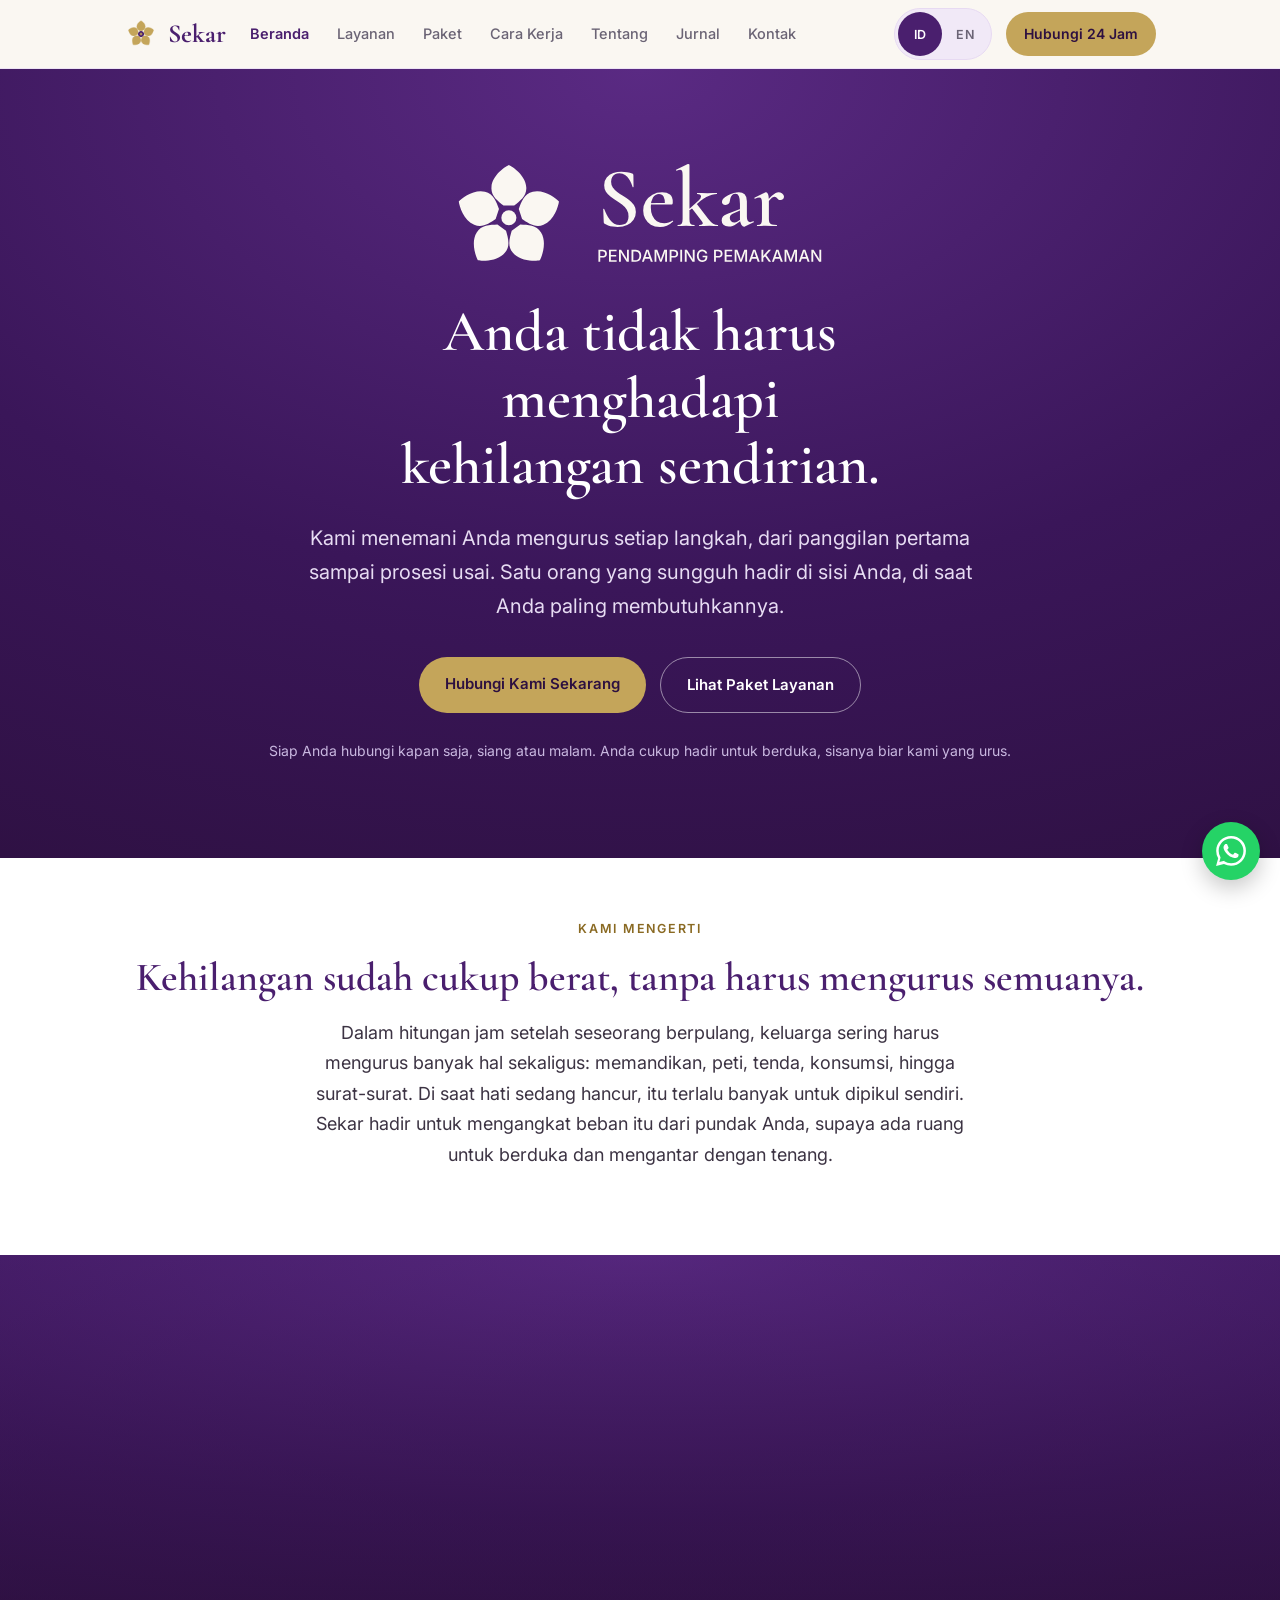
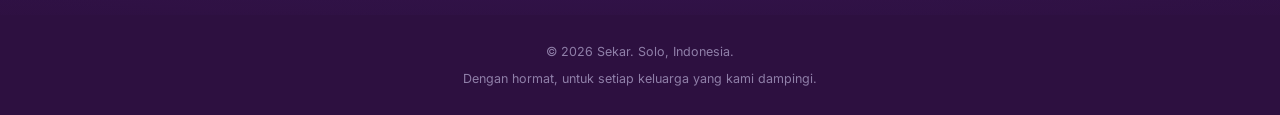
<file: index.html>
<!DOCTYPE html>
<html lang="id">
<head>
<meta charset="utf-8">
<meta name="viewport" content="width=device-width, initial-scale=1, viewport-fit=cover">
<title>Sekar — Pendamping Pemakaman, Solo</title>
<meta name="description" content="Sekar menemani keluarga di Solo mengurus seluruh proses pemakaman dan kremasi, dari telepon pertama sampai prosesi selesai. Satu orang yang menemani Anda di setiap langkah.">
<link rel="icon" type="image/svg+xml" href="assets/favicon.svg">
<link rel="icon" type="image/png" href="assets/favicon.png">
<link rel="apple-touch-icon" href="assets/apple-touch-icon.png">
<link rel="preconnect" href="https://fonts.googleapis.com">
<link rel="preconnect" href="https://fonts.gstatic.com" crossorigin>
<link href="https://fonts.googleapis.com/css2?family=Cormorant+Garamond:wght@500;600;700&family=Inter:wght@400;500;600&display=swap" rel="stylesheet">
<link rel="stylesheet" href="styles.css">
<meta name="theme-color" content="#4a1f6e">
<meta name="author" content="Sekar">
<meta name="robots" content="index, follow">
<link rel="canonical" href="https://sekarfuneral.com/">
<!-- Open Graph (WhatsApp / Facebook) -->
<meta property="og:type" content="website">
<meta property="og:locale" content="id_ID">
<meta property="og:locale:alternate" content="en_US">
<meta property="og:site_name" content="Sekar">
<meta property="og:title" content="Sekar — Pendamping Pemakaman, Solo">
<meta property="og:description" content="Sekar menemani keluarga di Solo mengurus seluruh proses pemakaman dan kremasi, dari telepon pertama sampai prosesi selesai. Satu orang yang menemani Anda di setiap langkah.">
<meta property="og:url" content="https://sekarfuneral.com/">
<meta property="og:image" content="https://sekarfuneral.com/assets/og-image.png">
<meta property="og:image:width" content="1200">
<meta property="og:image:height" content="630">
<meta property="og:image:alt" content="Sekar — Pendamping Pemakaman, Solo">
<!-- Twitter / X -->
<meta name="twitter:card" content="summary_large_image">
<meta name="twitter:title" content="Sekar — Pendamping Pemakaman, Solo">
<meta name="twitter:description" content="Sekar menemani keluarga di Solo mengurus seluruh proses pemakaman dan kremasi, dari telepon pertama sampai prosesi selesai. Satu orang yang menemani Anda di setiap langkah.">
<meta name="twitter:image" content="https://sekarfuneral.com/assets/og-image.png">
</head>
<body>

<a class="skip" href="#main" data-i18n="skip">Lewati ke konten utama</a>

<header>
  <div class="wrap">
    <nav aria-label="Utama">
      <a class="brand" data-view="beranda" href="#beranda" aria-label="Sekar — beranda"><img src="assets/logo.png" width="34" height="34" alt="Sekar"><span>Sekar</span></a>
      <div class="menu-links">
        <a data-view="beranda" href="#beranda" data-i18n="nav.beranda">Beranda</a>
        <a data-view="layanan" href="#layanan" data-i18n="nav.layanan">Layanan</a>
        <a data-view="paket" href="#paket" data-i18n="nav.paket">Paket</a>
        <a data-view="cara" href="#cara" data-i18n="nav.cara">Cara Kerja</a>
        <a data-view="tentang" href="#tentang" data-i18n="nav.tentang">Tentang</a>
        <a data-view="jurnal" href="#jurnal" data-i18n="nav.jurnal">Jurnal</a>
        <a data-view="kontak" href="#kontak" data-i18n="nav.kontak">Kontak</a>
      </div>
      <div class="nav-right">
        <div class="lang" role="group" aria-label="Pilih bahasa / Choose language">
          <button type="button" class="lang-btn is-active" data-lang="id" aria-pressed="true">ID</button>
          <button type="button" class="lang-btn" data-lang="en" aria-pressed="false">EN</button>
        </div>
        <a class="btn wa" data-wa href="https://wa.me/6287771111177?text=Halo%20Sekar%2C%20saya%20membutuhkan%20pendampingan." data-i18n="nav.cta">Hubungi 24 Jam</a>
      </div>
    </nav>
  </div>
</header>

<main id="main">

  <!-- ===== BERANDA ===== -->
  <section class="view active" data-view="beranda" aria-label="Beranda">
    <div class="hero">
      <div class="wrap">
        <img class="hero-mark" src="assets/lockup-dark.svg" data-lock="dark" width="400" height="120" data-i18n-alt="hero.imgAlt" alt="Sekar — Pendamping Pemakaman">
        <h1 data-i18n="hero.title">Anda tidak harus menghadapi kehilangan sendirian.</h1>
        <p class="lead" data-i18n="hero.lead">Kami menemani Anda mengurus setiap langkah, dari panggilan pertama sampai prosesi usai. Satu orang yang sungguh hadir di sisi Anda, di saat Anda paling membutuhkannya.</p>
        <div class="cta">
          <a class="btn wa" data-wa href="https://wa.me/6287771111177?text=Halo%20Sekar%2C%20saya%20membutuhkan%20pendampingan." data-i18n="hero.cta1">Hubungi Kami Sekarang</a>
          <a class="btn btn-ghost" data-view="paket" href="#paket" data-i18n="hero.cta2">Lihat Paket Layanan</a>
        </div>
        <p class="reassure" data-i18n="hero.reassure">Siap Anda hubungi kapan saja, siang atau malam. Anda cukup hadir untuk berduka, sisanya biar kami yang urus.</p>
      </div>
    </div>
    <div class="view-body soft-bg center">
      <div class="wrap">
        <p class="kicker" data-i18n="empati.kicker">Kami mengerti</p>
        <h2 data-i18n="empati.h2">Kehilangan sudah cukup berat, tanpa harus mengurus semuanya.</h2>
        <p class="lead-p" data-i18n="empati.body">Dalam hitungan jam setelah seseorang berpulang, keluarga sering harus mengurus banyak hal sekaligus: memandikan, peti, tenda, konsumsi, hingga surat-surat. Di saat hati sedang hancur, itu terlalu banyak untuk dipikul sendiri. Sekar hadir untuk mengangkat beban itu dari pundak Anda, supaya ada ruang untuk berduka dan mengantar dengan tenang.</p>
      </div>
    </div>
    <figure class="photo-band" data-q="lit candle soft glow calm serene" aria-hidden="true"><img alt=""></figure>
  </section>

  <!-- ===== LAYANAN ===== -->
  <section class="view" data-view="layanan" aria-label="Layanan">
    <header class="view-hero" data-q="white lily flowers arrangement soft serene">
      <div class="view-hero-media"><img class="view-img" alt="" aria-hidden="true"></div>
      <div class="view-hero-text">
        <p class="kicker" data-i18n="layanan.kicker">Yang kami urus</p>
        <h2 data-i18n="layanan.h2">Satu telepon, semuanya tertangani.</h2>
      </div>
    </header>
    <div class="view-body">
      <div class="wrap">
        <p class="lead-p" data-i18n="layanan.lead">Anda tidak perlu menghubungi banyak vendor satu per satu. Cukup hubungi kami, dan biarkan Funeral Manager Sekar yang mengoordinasikan semuanya.</p>
        <ul class="handle-grid">
          <li data-i18n="layanan.i1">Pemulasaraan jenazah sesuai keyakinan dan adat keluarga</li>
          <li data-i18n="layanan.i2">Peti, bunga, dan perlengkapan pemberangkatan</li>
          <li data-i18n="layanan.i3">Tenda, kursi, tata suara, dan perlengkapan rumah duka</li>
          <li data-i18n="layanan.i4">Konsumsi untuk para pelayat</li>
          <li data-i18n="layanan.i5">Bunga papan dan dekorasi</li>
          <li data-i18n="layanan.i6">Layanan keagamaan dan pemandu acara</li>
          <li data-i18n="layanan.i7">Pengurusan surat dan administrasi</li>
          <li data-i18n="layanan.i8">Pendampingan penuh dari awal sampai prosesi selesai</li>
        </ul>

        <div class="svc-head center">
          <p class="kicker" data-i18n="svc_heading">Layanan Lengkap</p>
          <h2 data-i18n="svc_subhead">Apa pun yang Anda butuhkan, satu nomor sudah cukup.</h2>
          <p class="lead-p" style="margin:0 auto" data-i18n="svc_intro">Sekar menemani setiap bentuk perpisahan, dan setiap kebutuhan yang menyertainya.</p>
        </div>
        <div class="svc-grid">
          <div class="svc-card"><h3 data-i18n="svc_farewell">Pengantaran Terakhir (Muslim &amp; Non-Muslim)</h3><p data-i18n="svc_farewell_d">Kami menyiapkan seluruh prosesi sesuai keyakinan dan adat keluarga, dari memandikan sampai pemberangkatan ke peristirahatan terakhir. Anda cukup hadir dan berdoa, sisanya kami yang pikul.</p></div>
          <div class="svc-card"><h3 data-i18n="svc_cremation">Kremasi</h3><p data-i18n="svc_cremation_d">Bagi keluarga yang memilih kremasi, kami mengatur semuanya: perawatan jenazah, koordinasi dengan krematorium, prosesi, hingga penyerahan abu dengan layak dan tenang.</p></div>
          <div class="svc-card"><h3 data-i18n="svc_care">Pemulasaraan &amp; Perawatan Jenazah</h3><p data-i18n="svc_care_d">Memandikan, mengkafani, atau merias dengan tangan yang terlatih dan hati yang menghormati. Kami memperlakukan setiap jenazah seperti keluarga sendiri.</p></div>
          <div class="svc-card"><h3 data-i18n="svc_preserve">Pengawetan Jenazah</h3><p data-i18n="svc_preserve_d">Saat prosesi harus menunggu kerabat dari jauh, kami menyediakan pengawetan yang aman dan profesional, supaya keluarga punya waktu berkumpul dan berpamitan.</p></div>
          <div class="svc-card"><h3 data-i18n="svc_relocation">Pindah Makam &amp; Pemakaman Ulang</h3><p data-i18n="svc_relocation_d">Memindahkan makam orang terkasih ke tempat yang lebih baik bukan perkara mudah. Kami mengurus izin, penggalian, pemindahan, sampai pemakaman ulang dengan hati-hati dan penuh hormat.</p></div>
          <div class="svc-card"><h3 data-i18n="svc_repatriation">Repatriasi &amp; Pengiriman Jenazah</h3><p data-i18n="svc_repatriation_d">Saat seseorang berpulang jauh dari rumah, kami bantu uruskan pemulangannya: dokumen, pengawetan, dan koordinasi pengiriman antar kota maupun antar negara lewat mitra tepercaya, sampai tiba kembali di tengah keluarga.</p></div>
          <div class="svc-card"><h3 data-i18n="svc_casket">Peti, Bunga, dan Perlengkapan</h3><p data-i18n="svc_casket_d">Dari peti sederhana yang terhormat sampai ukiran jati terbaik, lengkap dengan bunga dan dekorasi. Anda memilih, kami yang menyiapkan.</p></div>
          <div class="svc-card"><h3 data-i18n="svc_home">Rumah Duka &amp; Perlengkapan Prosesi</h3><p data-i18n="svc_home_d">Tenda, kursi, tata suara, dan konsumsi untuk pelayat, tertata rapi sebelum tamu pertama datang. Tempat yang teduh untuk melepas dengan layak.</p></div>
          <div class="svc-card"><h3 data-i18n="svc_religious">Layanan Keagamaan &amp; Dokumentasi</h3><p data-i18n="svc_religious_d">Kami menghadirkan pemuka agama sesuai keyakinan keluarga, pemandu acara, serta foto dan video bila Anda ingin menyimpan kenangan prosesi.</p></div>
          <div class="svc-card"><h3 data-i18n="svc_admin">Pengurusan Surat &amp; Administrasi</h3><p data-i18n="svc_admin_d">Surat kematian dan berkas yang melelahkan itu kami yang urus, supaya Anda tidak perlu bolak-balik di tengah duka.</p></div>
          <div class="svc-card"><h3 data-i18n="svc_plan">Proteksi Sekar (Rencana Sejak Dini)</h3><p data-i18n="svc_plan_d">Sebagian keluarga memilih merencanakan jauh hari, supaya kelak tidak ada yang dibebani keputusan tergesa. Lewat Proteksi Sekar, semuanya bisa disiapkan dari sekarang, dengan tenang dan cicilan yang ringan.</p></div>
          <div class="svc-card"><h3 data-i18n="svc_companion">Pendampingan Funeral Manager</h3><p data-i18n="svc_companion_d">Di setiap layanan, satu orang dari Sekar menemani Anda dari telepon pertama sampai semuanya selesai. Bukan sekadar suara di telepon, tapi seseorang yang benar-benar hadir.</p></div>
        </div>
      </div>
    </div>
  </section>

  <!-- ===== PAKET ===== -->
  <section class="view" data-view="paket" aria-label="Paket">
    <header class="view-hero" data-q="white orchid flowers soft light serene calm">
      <div class="view-hero-media"><img class="view-img" alt="" aria-hidden="true"></div>
      <div class="view-hero-text">
        <p class="kicker" data-i18n="paket.kicker">Paket layanan</p>
        <h2 data-i18n="paket.h2">Harga tetap, tertulis jelas, tanpa kejutan.</h2>
      </div>
    </header>
    <div class="view-body center">
      <div class="wrap">
        <p class="lead-p" style="margin:0 auto" data-i18n="paket.lead">Pilih satu tingkat layanan yang paling sesuai. Tidak ada tawar-menawar, dan tidak ada biaya tersembunyi di kemudian hari.</p>
        <div class="pkgs">
          <div class="pkg" data-pkg="essential" role="button" tabindex="0">
            <p class="tag">Lestari</p>
            <h3>Essential</h3>
            <p class="price">Rp 17,5 jt</p>
            <p data-i18n="pkg1.desc">Layanan yang lengkap dan terhormat, untuk keluarga yang menginginkan kesederhanaan dalam mengantar.</p>
          </div>
          <div class="pkg feat" data-pkg="premium" role="button" tabindex="0">
            <span class="ribbon" data-i18n="paket.ribbon">Paling dipilih</span>
            <p class="tag">Utama</p>
            <h3>Premium</h3>
            <p class="price">Rp 32 jt</p>
            <p data-i18n="pkg2.desc">Penghormatan penuh, dengan setiap detail dijaga dan disiapkan dengan cermat.</p>
          </div>
          <div class="pkg" data-pkg="elite" role="button" tabindex="0">
            <p class="tag">Mulia</p>
            <h3>Elite</h3>
            <p class="price">Rp 45 jt</p>
            <p data-i18n="pkg3.desc">Perpisahan yang khidmat dan menyeluruh, lengkap dengan dokumentasi dan dekorasi terbaik.</p>
          </div>
        </div>
        <p class="pkg-note" data-i18n="paket.note">Setiap paket sudah mencakup seluruh kebutuhan inti. Hubungi kami untuk rincian lengkap dan penyesuaian sesuai keyakinan keluarga.</p>
      </div>
    </div>
  </section>

  <!-- ===== CARA KERJA ===== -->
  <section class="view" data-view="cara" aria-label="Cara Kerja">
    <header class="view-hero" data-q="white frangipani flower gentle hands">
      <div class="view-hero-media"><img class="view-img" alt="" aria-hidden="true"></div>
      <div class="view-hero-text">
        <p class="kicker" data-i18n="cara.kicker">Cara kerja</p>
        <h2 data-i18n="cara.h2">Empat langkah, satu pendamping di sisi Anda.</h2>
      </div>
    </header>
    <div class="view-body deep-bg center">
      <div class="wrap">
        <ol class="tl">
          <li class="tl-item">
            <div class="tl-node" aria-hidden="true">1</div>
            <h3 data-i18n="cf1.t">Anda hubungi kami</h3>
            <p class="tl-lead" data-i18n="cf1.p">Satu telepon atau pesan WhatsApp — kapan saja, siang, malam, atau dini hari.</p>
            <ul class="tl-list">
              <li data-i18n="cf1.a">Dijawab dalam hitungan menit oleh orang sungguhan, bukan mesin.</li>
              <li data-i18n="cf1.b">Ceritakan secukupnya; kami yang menuntun apa yang perlu disiapkan.</li>
              <li data-i18n="cf1.c">Tidak ada biaya untuk bertanya atau berkonsultasi.</li>
            </ul>
          </li>
          <li class="tl-item">
            <div class="tl-node" aria-hidden="true">2</div>
            <h3 data-i18n="cf2.t">Funeral Manager datang menemui</h3>
            <p class="tl-lead" data-i18n="cf2.p">Satu pendamping dari Sekar hadir langsung ke rumah atau rumah sakit.</p>
            <ul class="tl-list">
              <li data-i18n="cf2.a">Memahami keyakinan, adat, dan keinginan keluarga lebih dulu.</li>
              <li data-i18n="cf2.b">Menjelaskan setiap pilihan dan harganya secara terbuka — tanpa tekanan.</li>
              <li data-i18n="cf2.c">Anda yang memutuskan dengan tenang; kami hanya memberi saran.</li>
            </ul>
          </li>
          <li class="tl-item">
            <div class="tl-node" aria-hidden="true">3</div>
            <h3 data-i18n="cf3.t">Kami siapkan semuanya</h3>
            <p class="tl-lead" data-i18n="cf3.p">Begitu Anda setuju, seluruh kebutuhan kami urus sekaligus.</p>
            <ul class="tl-list">
              <li data-i18n="cf3.a">Pemulasaraan jenazah sesuai keyakinan keluarga.</li>
              <li data-i18n="cf3.b">Peti, bunga, tenda, kursi, tata suara, dan konsumsi pelayat.</li>
              <li data-i18n="cf3.c">Dokumen dan surat-surat, serta koordinasi mitra bila diperlukan.</li>
            </ul>
          </li>
          <li class="tl-item">
            <div class="tl-node" aria-hidden="true">4</div>
            <h3 data-i18n="cf4.t">Prosesi &amp; pengantaran</h3>
            <p class="tl-lead" data-i18n="cf4.p">Saat harinya tiba, Anda cukup hadir untuk berdoa dan mengantar.</p>
            <ul class="tl-list">
              <li data-i18n="cf4.a">Funeral Manager menjaga jalannya prosesi dari awal sampai akhir.</li>
              <li data-i18n="cf4.b">Keluarga fokus pada yang terpenting: melepas dengan tenang.</li>
              <li data-i18n="cf4.c">Sisanya — sampai hal terkecil — menjadi tanggung jawab kami.</li>
            </ul>
          </li>
        </ol>
      </div>
    </div>
  </section>

  <!-- ===== TENTANG ===== -->
  <section class="view" data-view="tentang" aria-label="Tentang">
    <header class="view-hero" data-q="jasmine melati white flowers soft">
      <div class="view-hero-media"><img class="view-img" alt="" aria-hidden="true"></div>
      <div class="view-hero-text">
        <p class="kicker" data-i18n="tentang.kicker">Tentang Sekar</p>
        <h2 data-i18n="tentang.h2">Lahir di Solo, dari satu keyakinan sederhana.</h2>
      </div>
    </header>
    <div class="view-body">
      <div class="wrap about">
        <div>
          <p class="lead-p" data-i18n="tentang.body">Keluarga yang berduka layak ditemani, bukan dibiarkan mengurus semuanya sendiri. Nama “Sekar” berarti bunga dalam bahasa Jawa — lambang penghormatan dan kenangan. Itulah yang ingin kami berikan kepada setiap keluarga yang kami dampingi: penghormatan yang tenang, dan kehadiran yang bisa diandalkan.</p>
        </div>
        <img src="assets/lockup-light.svg" data-lock="light" width="440" height="132" data-i18n-alt="hero.imgAlt" alt="Sekar — Pendamping Pemakaman" loading="lazy">
      </div>
      <div class="wrap" style="margin-top:18px">
        <p class="kicker center" data-i18n="nilai.kicker" style="text-align:center;display:block;margin-bottom:14px">Mengapa keluarga memilih Sekar</p>
        <div class="values">
          <div class="value"><h3 data-i18n="v1.h3">Hadir secara langsung</h3><p data-i18n="v1.p">Kami datang dan mendampingi, bukan sekadar nomor telepon yang sulit dihubungi.</p></div>
          <div class="value"><h3 data-i18n="v2.h3">Harga yang jujur</h3><p data-i18n="v2.p">Tertulis di awal dan tetap sampai akhir. Tidak ada biaya yang tiba-tiba muncul.</p></div>
          <div class="value"><h3 data-i18n="v3.h3">Menghormati keyakinan</h3><p data-i18n="v3.p">Setiap keluarga, agama, dan adat kami layani dengan hormat yang sama.</p></div>
          <div class="value"><h3 data-i18n="v4.h3">Tepat waktu</h3><p data-i18n="v4.p">Kami tahu di saat seperti ini setiap menit terasa berbeda, dan kami menjaganya.</p></div>
        </div>
      </div>
    </div>
  </section>

  <!-- ===== JURNAL ===== -->
  <section class="view" data-view="jurnal" aria-label="Jurnal">
    <header class="view-hero" data-q="white jasmine flowers on paper soft natural light calm">
      <div class="view-hero-media"><img class="view-img" alt="" aria-hidden="true"></div>
      <div class="view-hero-text">
        <p class="kicker" data-i18n="jurnal.kicker">Jurnal Sekar</p>
        <h2 data-i18n="jurnal.h2">Riset dan catatan tentang perpisahan yang bermartabat.</h2>
      </div>
    </header>
    <div class="view-body">
      <div class="journal">
        <p class="lead-p" data-i18n="jurnal.lead" style="margin:0 auto 40px;text-align:center">Sebagian dari pekerjaan kami adalah memahami. Di sini kami membagikan riset dan catatan tentang pemakaman, lahan, dan biaya, supaya keluarga bisa mengambil keputusan dengan terang, jauh sebelum saat itu tiba.</p>
        <article class="report-card">
          <a class="report-cover-link" href="laporan/Laporan-Sekar-Tempat-Peristirahatan.pdf" target="_blank" rel="noopener" aria-label="Buka laporan PDF">
            <img class="report-cover" src="laporan/cover.png" width="800" height="1132" alt="Sampul laporan: Harga Sebuah Tempat Peristirahatan" loading="lazy">
          </a>
          <div class="report-text">
            <p class="report-tag" data-i18n="jurnal.featured">Laporan unggulan</p>
            <h3 data-i18n="jurnal.cardTitle">Harga Sebuah Tempat Peristirahatan</h3>
            <p class="report-sub" data-i18n="jurnal.cardSub">Ekonomi lahan pemakaman di perkotaan Jawa, dan apa artinya bagi keluarga.</p>
            <p class="report-meta" data-i18n="jurnal.cardMeta">Edisi Juli 2026 &middot; 10 halaman &middot; Dwibahasa ID/EN</p>
            <p class="report-desc" data-i18n="jurnal.cardDesc">Lahan pemakaman umum di kota-kota besar Jawa hampir habis. Biaya tempat peristirahatan terbentang dari ratusan ribu hingga ratusan juta rupiah, dan harga terus naik setiap tahun. Laporan ini menelusuri datanya, dari angka kematian hingga harga tanah, dengan sumber yang dapat ditelusuri.</p>
            <div class="report-stats">
              <div class="rs"><span class="n" data-i18n="jurnal.n1">~1,65 jt</span><span class="l" data-i18n="jurnal.s1">estimasi kematian / tahun</span></div>
              <div class="rs"><span class="n" data-i18n="jurnal.n2">~85%</span><span class="l" data-i18n="jurnal.s2">lahan TPU kota terpakai</span></div>
              <div class="rs"><span class="n" data-i18n="jurnal.n3">5&ndash;12%</span><span class="l" data-i18n="jurnal.s3">kenaikan harga tanah / tahun</span></div>
            </div>
            <a class="btn" href="laporan/Laporan-Sekar-Tempat-Peristirahatan.pdf" target="_blank" rel="noopener" data-i18n="jurnal.read">Baca laporan (PDF)</a>
          </div>
        </article>
      </div>
    </div>
  </section>

  <!-- ===== KONTAK ===== -->
  <section class="view" data-view="kontak" aria-label="Kontak">
    <header class="view-hero" data-q="peaceful misty garden morning calm">
      <div class="view-hero-media"><img class="view-img" alt="" aria-hidden="true"></div>
      <div class="view-hero-text">
        <p class="kicker" data-i18n="kontak.kicker">Hubungi kami</p>
        <h2 data-i18n="ctaband.h2">Kami siap kapan pun Anda membutuhkan.</h2>
      </div>
    </header>
    <div class="view-body center">
      <div class="kontak">
        <p class="lead-p" data-i18n="ctaband.p">Simpan nomor kami. Semoga belum diperlukan dalam waktu dekat. Tapi saat saatnya tiba, Anda tahu harus menghubungi siapa.</p>
        <a class="btn wa" data-wa href="https://wa.me/6287771111177?text=Halo%20Sekar%2C%20saya%20membutuhkan%20pendampingan." data-i18n="ctaband.cta">Hubungi Sekar via WhatsApp</a>
        <div class="kontak-lines">
          <span class="kontak-person"><span data-i18n="kontak.personLabel">Narahubung</span>: Wahyu</span><br>
          <a class="wa" data-wa href="https://wa.me/6287771111177?text=Halo%20Sekar%2C%20saya%20membutuhkan%20pendampingan."><span data-i18n="footer.waLabel">WhatsApp</span>: +62 877-7111-1177</a><br>
          <a href="tel:+6287771111177"><span data-i18n="footer.telLabel">Telepon</span>: +62 877-7111-1177</a><br>
          <span class="muted" data-i18n="footer.tagline">Pendamping Pemakaman Profesional.<br>Melayani 24 jam, Solo Raya.</span>
        </div>
      </div>
    </div>
  </section>

</main>

<footer class="slim">
  <div class="wrap">
    <div class="fnote">
      <span>&copy; 2026 Sekar. Solo, Indonesia.</span>
      <span data-i18n="footer.note">Dengan hormat, untuk setiap keluarga yang kami dampingi.</span>
    </div>
  </div>
</footer>

<div class="svc-modal" id="svcModal" aria-hidden="true">
  <div class="svc-modal-backdrop" data-close></div>
  <div class="svc-modal-card" role="dialog" aria-modal="true" aria-labelledby="svcModalTitle">
    <button type="button" class="svc-modal-x" data-close data-i18n-aria="modal.close" aria-label="Tutup">&times;</button>
    <div class="svc-modal-media"><img id="svcModalImg" alt="" aria-hidden="true"></div>
    <div class="svc-modal-body">
      <h3 id="svcModalTitle"></h3>
      <p id="svcModalDesc"></p>
      <div class="svc-modal-actions">
        <a class="btn" id="svcModalCta" data-i18n="modal.cta" href="#">Tanya tentang layanan ini</a>
        <a class="btn btn-soft" id="svcModalPdf" data-i18n="modal.pdf" href="#" download>Unduh brosur (PDF)</a>
      </div>
    </div>
  </div>
</div>

<!-- package detail modal (click a package -> what's included) -->
<div class="svc-modal" id="pkgModal" aria-hidden="true">
  <div class="svc-modal-backdrop" data-pclose></div>
  <div class="svc-modal-card pkg-modal-card" role="dialog" aria-modal="true" aria-labelledby="pkgModalName">
    <button type="button" class="svc-modal-x" data-pclose data-i18n-aria="modal.close" aria-label="Tutup">&times;</button>
    <div class="pkg-modal-head">
      <p class="pkg-modal-tier" id="pkgModalTier"></p>
      <h3 id="pkgModalName"></h3>
      <p class="pkg-modal-price" id="pkgModalPrice"></p>
      <p class="pkg-modal-intro" id="pkgModalIntro"></p>
    </div>
    <div class="pkg-modal-body">
      <p class="pkg-modal-lbl" id="pkgModalLbl"></p>
      <ul class="pkg-modal-list" id="pkgModalList"></ul>
      <p class="pkg-modal-foot" id="pkgModalFoot"></p>
      <a class="btn" id="pkgModalCta" href="#"></a>
    </div>
  </div>
</div>

<a class="fab wa" data-wa href="https://wa.me/6287771111177?text=Halo%20Sekar%2C%20saya%20membutuhkan%20pendampingan." data-i18n-aria="fab.aria" aria-label="Hubungi Sekar via WhatsApp">
  <svg viewBox="0 0 24 24" aria-hidden="true"><path d="M.057 24l1.687-6.163a11.867 11.867 0 01-1.587-5.946C.16 5.335 5.495 0 12.05 0a11.817 11.817 0 018.413 3.488 11.824 11.824 0 013.48 8.414c-.003 6.557-5.338 11.892-11.893 11.892a11.9 11.9 0 01-5.688-1.448L.057 24zm6.597-3.807c1.676.995 3.276 1.591 5.392 1.592 5.448 0 9.886-4.434 9.889-9.885.002-5.462-4.415-9.89-9.881-9.892-5.452 0-9.887 4.434-9.889 9.884a9.86 9.86 0 001.51 5.26l-.999 3.648 3.978-1.042zm11.387-5.464c-.074-.124-.272-.198-.57-.347-.297-.149-1.758-.868-2.031-.967-.272-.099-.47-.149-.669.149-.198.297-.768.967-.941 1.165-.173.198-.347.223-.644.074-.297-.149-1.255-.462-2.39-1.475-.883-.788-1.48-1.761-1.653-2.059-.173-.297-.018-.458.13-.606.134-.133.297-.347.446-.521.151-.172.2-.296.3-.495.099-.198.05-.372-.025-.521-.075-.148-.669-1.611-.916-2.206-.242-.579-.487-.501-.669-.51l-.57-.01c-.198 0-.52.074-.792.372s-1.04 1.016-1.04 2.479 1.065 2.876 1.213 3.074c.149.198 2.095 3.2 5.076 4.487.71.306 1.263.489 1.694.626.712.226 1.36.194 1.872.118.571-.085 1.758-.719 2.006-1.413.248-.695.248-1.29.173-1.414z"/></svg>
</a>

<script>
/* ---- Sekar i18n + multi-view + images -----------------------------------
   1) WA_NUMBER  — ganti dengan nomor Sekar yang asli (kode negara, tanpa + / 0).
   2) CONFIG.googleApiKey + CONFIG.googleCx — isi untuk mengaktifkan foto per
      bagian (Google Custom Search image API). Kosong = situs tetap jalan dengan
      latar gradien ungu (tanpa foto). Lihat catatan di README.
------------------------------------------------------------------------- */
(function () {
  document.documentElement.classList.add("js");

  var WA_NUMBER = "6287771111177"; // TODO ganti dengan nomor Sekar yang asli
  var CONFIG = { unsplashKey: "p_iFH0cjZ0ALmHILPfGMFTMmKx3i_THHaP4oazZPhUQ" }; // Unsplash Access Key (public, client-side)

  var I18N = {
    id: {
      "skip": "Lewati ke konten utama",
      "nav.beranda": "Beranda",
      "nav.layanan": "Layanan", "nav.paket": "Paket", "nav.cara": "Cara Kerja", "nav.tentang": "Tentang",
      "nav.jurnal": "Jurnal",
      "nav.kontak": "Kontak",
      "nav.cta": "Hubungi 24 Jam",
      "hero.imgAlt": "Sekar — Pendamping Pemakaman",
      "hero.title": "Anda tidak harus menghadapi kehilangan sendirian.",
      "hero.lead": "Kami menemani Anda mengurus setiap langkah, dari panggilan pertama sampai prosesi usai. Satu orang yang sungguh hadir di sisi Anda, di saat Anda paling membutuhkannya.",
      "hero.cta1": "Hubungi Kami Sekarang", "hero.cta2": "Lihat Paket Layanan",
      "hero.reassure": "Siap Anda hubungi kapan saja, siang atau malam. Anda cukup hadir untuk berduka, sisanya biar kami yang urus.",
      "empati.kicker": "Kami mengerti",
      "empati.h2": "Kehilangan sudah cukup berat, tanpa harus mengurus semuanya.",
      "empati.body": "Dalam hitungan jam setelah seseorang berpulang, keluarga sering harus mengurus banyak hal sekaligus: memandikan, peti, tenda, konsumsi, hingga surat-surat. Di saat hati sedang hancur, itu terlalu banyak untuk dipikul sendiri. Sekar hadir untuk mengangkat beban itu dari pundak Anda, supaya ada ruang untuk berduka dan mengantar dengan tenang.",
      "layanan.kicker": "Yang kami urus",
      "layanan.h2": "Satu telepon, semuanya tertangani.",
      "layanan.lead": "Anda tidak perlu menghubungi banyak vendor satu per satu. Cukup hubungi kami, dan biarkan Funeral Manager Sekar yang mengoordinasikan semuanya.",
      "layanan.i1": "Pemulasaraan jenazah sesuai keyakinan dan adat keluarga",
      "layanan.i2": "Peti, bunga, dan perlengkapan pemberangkatan",
      "layanan.i3": "Tenda, kursi, tata suara, dan perlengkapan rumah duka",
      "layanan.i4": "Konsumsi untuk para pelayat",
      "layanan.i5": "Bunga papan dan dekorasi",
      "layanan.i6": "Layanan keagamaan dan pemandu acara",
      "layanan.i7": "Pengurusan surat dan administrasi",
      "layanan.i8": "Pendampingan penuh dari awal sampai prosesi selesai",
      "paket.kicker": "Paket layanan",
      "paket.h2": "Harga tetap, tertulis jelas, tanpa kejutan.",
      "paket.lead": "Pilih satu tingkat layanan yang paling sesuai. Tidak ada tawar-menawar, dan tidak ada biaya tersembunyi di kemudian hari.",
      "paket.ribbon": "Paling dipilih",
      "pkg1.desc": "Layanan yang lengkap dan terhormat, untuk keluarga yang menginginkan kesederhanaan dalam mengantar.",
      "pkg2.desc": "Penghormatan penuh, dengan setiap detail dijaga dan disiapkan dengan cermat.",
      "pkg3.desc": "Perpisahan yang khidmat dan menyeluruh, lengkap dengan dokumentasi dan dekorasi terbaik.",
      "paket.note": "Setiap paket sudah mencakup seluruh kebutuhan inti. Hubungi kami untuk rincian lengkap dan penyesuaian sesuai keyakinan keluarga.",
      "cara.kicker": "Cara kerja",
      "cara.h2": "Empat langkah, satu pendamping di sisi Anda.",
      "cf1.t": "Anda hubungi kami",
      "cf1.p": "Satu telepon atau pesan WhatsApp — kapan saja, siang, malam, atau dini hari.",
      "cf1.a": "Dijawab dalam hitungan menit oleh orang sungguhan, bukan mesin.",
      "cf1.b": "Ceritakan secukupnya; kami yang menuntun apa yang perlu disiapkan.",
      "cf1.c": "Tidak ada biaya untuk bertanya atau berkonsultasi.",
      "cf2.t": "Funeral Manager datang menemui",
      "cf2.p": "Satu pendamping dari Sekar hadir langsung ke rumah atau rumah sakit.",
      "cf2.a": "Memahami keyakinan, adat, dan keinginan keluarga lebih dulu.",
      "cf2.b": "Menjelaskan setiap pilihan dan harganya secara terbuka — tanpa tekanan.",
      "cf2.c": "Anda yang memutuskan dengan tenang; kami hanya memberi saran.",
      "cf3.t": "Kami siapkan semuanya",
      "cf3.p": "Begitu Anda setuju, seluruh kebutuhan kami urus sekaligus.",
      "cf3.a": "Pemulasaraan jenazah sesuai keyakinan keluarga.",
      "cf3.b": "Peti, bunga, tenda, kursi, tata suara, dan konsumsi pelayat.",
      "cf3.c": "Dokumen dan surat-surat, serta koordinasi mitra bila diperlukan.",
      "cf4.t": "Prosesi & pengantaran",
      "cf4.p": "Saat harinya tiba, Anda cukup hadir untuk berdoa dan mengantar.",
      "cf4.a": "Funeral Manager menjaga jalannya prosesi dari awal sampai akhir.",
      "cf4.b": "Keluarga fokus pada yang terpenting: melepas dengan tenang.",
      "cf4.c": "Sisanya — sampai hal terkecil — menjadi tanggung jawab kami.",
      "step1.h3": "Anda hubungi kami", "step1.p": "Telepon atau WhatsApp kapan saja, siang atau malam.",
      "step2.h3": "Kami datang menemui", "step2.p": "Funeral Manager Sekar hadir langsung untuk menemani keluarga.",
      "step3.h3": "Kami urus semuanya", "step3.p": "Anda cukup hadir untuk mengantar. Sisanya menjadi tanggung jawab kami.",
      "step1.sub": "Kami menjawab dalam hitungan menit — bukan mesin penjawab, tapi orang yang siap menuntun langkah berikutnya.",
      "step2.sub": "Memahami keyakinan dan adat keluarga, lalu menjelaskan pilihan layanan serta harga dengan terbuka — tanpa tekanan.",
      "step3.sub": "Pemulasaraan, peti, tenda, konsumsi, dokumen, hingga jalannya prosesi — semua kami jaga sampai selesai.",
      "nilai.kicker": "Mengapa keluarga memilih Sekar",
      "nilai.h2": "Karena di saat seperti ini, Anda butuh ditemani — bukan sekadar dilayani.",
      "v1.h3": "Hadir secara langsung", "v1.p": "Kami datang dan mendampingi, bukan sekadar nomor telepon yang sulit dihubungi.",
      "v2.h3": "Harga yang jujur", "v2.p": "Tertulis di awal dan tetap sampai akhir. Tidak ada biaya yang tiba-tiba muncul.",
      "v3.h3": "Menghormati keyakinan", "v3.p": "Setiap keluarga, agama, dan adat kami layani dengan hormat yang sama.",
      "v4.h3": "Tepat waktu", "v4.p": "Kami tahu di saat seperti ini setiap menit terasa berbeda, dan kami menjaganya.",
      "tentang.kicker": "Tentang Sekar",
      "tentang.h2": "Lahir di Solo, dari satu keyakinan sederhana.",
      "tentang.body": "Keluarga yang berduka layak ditemani, bukan dibiarkan mengurus semuanya sendiri. Nama “Sekar” berarti bunga dalam bahasa Jawa — lambang penghormatan dan kenangan. Itulah yang ingin kami berikan kepada setiap keluarga yang kami dampingi: penghormatan yang tenang, dan kehadiran yang bisa diandalkan.",
      "jurnal.kicker": "Jurnal Sekar",
      "jurnal.h2": "Riset dan catatan tentang perpisahan yang bermartabat.",
      "jurnal.lead": "Sebagian dari pekerjaan kami adalah memahami. Di sini kami membagikan riset dan catatan tentang pemakaman, lahan, dan biaya, supaya keluarga bisa mengambil keputusan dengan terang, jauh sebelum saat itu tiba.",
      "jurnal.featured": "Laporan unggulan",
      "jurnal.cardTitle": "Harga Sebuah Tempat Peristirahatan",
      "jurnal.cardSub": "Ekonomi lahan pemakaman di perkotaan Jawa, dan apa artinya bagi keluarga.",
      "jurnal.cardMeta": "Edisi Juli 2026 · 14 halaman · Dwibahasa ID/EN",
      "jurnal.cardDesc": "Lahan pemakaman umum di kota-kota besar Jawa hampir habis, biaya terus naik, dan kejelasan langka. Laporan ini menelusuri datanya, membandingkan kebijakan negara lain, lalu menawarkan langkah nyata bagi pemerintah, penyedia, dan keluarga.",
      "jurnal.n1": "~1,65 jt", "jurnal.s1": "estimasi kematian / tahun",
      "jurnal.n2": "~85%", "jurnal.s2": "lahan TPU kota terpakai",
      "jurnal.n3": "5–12%", "jurnal.s3": "kenaikan harga tanah / tahun",
      "jurnal.read": "Baca laporan (PDF)",
      "ctaband.h2": "Kami siap kapan pun Anda membutuhkan.",
      "ctaband.p": "Simpan nomor kami. Semoga belum diperlukan dalam waktu dekat. Tapi saat saatnya tiba, Anda tahu harus menghubungi siapa.",
      "ctaband.cta": "Hubungi Sekar via WhatsApp",
      "kontak.kicker": "Hubungi kami",
      "svc_heading": "Layanan Lengkap",
      "svc_subhead": "Apa pun yang Anda butuhkan, satu nomor sudah cukup.",
      "svc_intro": "Sekar menemani setiap bentuk perpisahan, dan setiap kebutuhan yang menyertainya.",
      "svc_farewell": "Pengantaran Terakhir (Muslim & Non-Muslim)",
      "svc_farewell_d": "Kami menyiapkan seluruh prosesi sesuai keyakinan dan adat keluarga, dari memandikan sampai pemberangkatan ke peristirahatan terakhir. Anda cukup hadir dan berdoa, sisanya kami yang pikul.",
      "svc_cremation": "Kremasi",
      "svc_cremation_d": "Bagi keluarga yang memilih kremasi, kami mengatur semuanya: perawatan jenazah, koordinasi dengan krematorium, prosesi, hingga penyerahan abu dengan layak dan tenang.",
      "svc_care": "Pemulasaraan & Perawatan Jenazah",
      "svc_care_d": "Memandikan, mengkafani, atau merias dengan tangan yang terlatih dan hati yang menghormati. Kami memperlakukan setiap jenazah seperti keluarga sendiri.",
      "svc_preserve": "Pengawetan Jenazah",
      "svc_preserve_d": "Saat prosesi harus menunggu kerabat dari jauh, kami menyediakan pengawetan yang aman dan profesional, supaya keluarga punya waktu berkumpul dan berpamitan.",
      "svc_relocation": "Pindah Makam & Pemakaman Ulang",
      "svc_relocation_d": "Memindahkan makam orang terkasih ke tempat yang lebih baik bukan perkara mudah. Kami mengurus izin, penggalian, pemindahan, sampai pemakaman ulang dengan hati-hati dan penuh hormat.",
      "svc_repatriation": "Repatriasi & Pengiriman Jenazah",
      "svc_repatriation_d": "Saat seseorang berpulang jauh dari rumah, kami bantu uruskan pemulangannya: dokumen, pengawetan, dan koordinasi pengiriman antar kota maupun antar negara lewat mitra tepercaya, sampai tiba kembali di tengah keluarga.",
      "svc_casket": "Peti, Bunga, dan Perlengkapan",
      "svc_casket_d": "Dari peti sederhana yang terhormat sampai ukiran jati terbaik, lengkap dengan bunga dan dekorasi. Anda memilih, kami yang menyiapkan.",
      "svc_home": "Rumah Duka & Perlengkapan Prosesi",
      "svc_home_d": "Tenda, kursi, tata suara, dan konsumsi untuk pelayat, tertata rapi sebelum tamu pertama datang. Tempat yang teduh untuk melepas dengan layak.",
      "svc_religious": "Layanan Keagamaan & Dokumentasi",
      "svc_religious_d": "Kami menghadirkan pemuka agama sesuai keyakinan keluarga, pemandu acara, serta foto dan video bila Anda ingin menyimpan kenangan prosesi.",
      "svc_admin": "Pengurusan Surat & Administrasi",
      "svc_admin_d": "Surat kematian dan berkas yang melelahkan itu kami yang urus, supaya Anda tidak perlu bolak-balik di tengah duka.",
      "svc_plan": "Proteksi Sekar (Rencana Sejak Dini)",
      "svc_plan_d": "Sebagian keluarga memilih merencanakan jauh hari, supaya kelak tidak ada yang dibebani keputusan tergesa. Lewat Proteksi Sekar, semuanya bisa disiapkan dari sekarang, dengan tenang dan cicilan yang ringan.",
      "svc_companion": "Pendampingan Funeral Manager",
      "svc_companion_d": "Di setiap layanan, satu orang dari Sekar menemani Anda dari telepon pertama sampai semuanya selesai. Bukan sekadar suara di telepon, tapi seseorang yang benar-benar hadir.",
      "svc_more": "Selengkapnya →",
      "pkg.more": "Lihat yang termasuk →",
      "modal.cta": "Tanya tentang layanan ini",
      "modal.pdf": "Unduh brosur (PDF)",
      "modal.close": "Tutup",
      "footer.tagline": "Pendamping Pemakaman Profesional.<br>Melayani 24 jam, Solo Raya.",
      "footer.contactLabel": "Hubungi", "footer.waLabel": "WhatsApp", "footer.telLabel": "Telepon", "kontak.personLabel": "Narahubung",
      "footer.linksLabel": "Tautan",
      "footer.note": "Dengan hormat, untuk setiap keluarga yang kami dampingi.",
      "fab.aria": "Hubungi Sekar via WhatsApp",
      "_title": "Sekar — Pendamping Pemakaman, Solo",
      "_desc": "Sekar menemani keluarga di Solo mengurus seluruh proses pemakaman dan kremasi, dari telepon pertama sampai prosesi selesai. Satu orang yang menemani Anda di setiap langkah.",
      "_wa": "Halo Sekar, saya membutuhkan pendampingan."
    },
    en: {
      "skip": "Skip to main content",
      "nav.beranda": "Home",
      "nav.layanan": "Services", "nav.paket": "Packages", "nav.cara": "How It Works", "nav.tentang": "About",
      "nav.jurnal": "Journal",
      "nav.kontak": "Contact",
      "nav.cta": "Reach Us 24/7",
      "hero.imgAlt": "Sekar — Funeral Companions",
      "hero.title": "You don't have to face this loss alone.",
      "hero.lead": "We stay with you through every step, from the first call to the final farewell. One person genuinely by your side, when you need it most.",
      "hero.cta1": "Reach Us Now", "hero.cta2": "See Our Packages",
      "hero.reassure": "Reach us any time, day or night. You only need to be there to grieve, and we'll take care of everything else.",
      "empati.kicker": "We understand",
      "empati.h2": "Grief is heavy enough without a hundred arrangements to make.",
      "empati.body": "In the hours after someone passes, families are asked to handle so much at once — bathing, the casket, the tent, the meals, the paperwork. When your heart is breaking, it is far too much to carry alone. Sekar is here to lift that weight from your shoulders, so there is room to grieve and to say goodbye in peace.",
      "layanan.kicker": "What we handle",
      "layanan.h2": "One call, and it’s all taken care of.",
      "layanan.lead": "No need to chase a dozen vendors one by one. Call us once, and let your Sekar funeral manager coordinate everything.",
      "layanan.i1": "Care and preparation of the deceased, true to your faith and customs",
      "layanan.i2": "Casket, flowers, and farewell essentials",
      "layanan.i3": "Tent, seating, sound, and everything the home needs",
      "layanan.i4": "Refreshments for those who come to pay respects",
      "layanan.i5": "Condolence flowers and decoration",
      "layanan.i6": "Religious services and a guide for the ceremony",
      "layanan.i7": "Documents and administrative arrangements",
      "layanan.i8": "Full companionship, from the first moment to the last",
      "paket.kicker": "Service packages",
      "paket.h2": "Fixed prices, written plainly, with no surprises.",
      "paket.lead": "Choose the level of care that feels right. No haggling, and no hidden costs later on.",
      "paket.ribbon": "Most chosen",
      "pkg1.desc": "Complete, dignified care for families who wish to say goodbye simply.",
      "pkg2.desc": "Full honor, with every detail tended to and prepared with care.",
      "pkg3.desc": "A solemn, complete farewell, with the finest documentation and decoration.",
      "paket.note": "Every package covers all the essentials. Reach us for full details and adjustments to suit your family’s beliefs.",
      "cara.kicker": "How it works",
      "cara.h2": "Four steps, one companion by your side.",
      "cf1.t": "You reach out",
      "cf1.p": "One call or WhatsApp message — at any hour: day, night, or before dawn.",
      "cf1.a": "Answered within minutes by a real person, not a machine.",
      "cf1.b": "Tell us only what you can; we'll guide what needs to happen next.",
      "cf1.c": "No charge to ask, or to talk it through.",
      "cf2.t": "Your funeral manager comes to you",
      "cf2.p": "One companion from Sekar comes in person — to your home or the hospital.",
      "cf2.a": "First understands your family's faith, customs, and wishes.",
      "cf2.b": "Explains every option and its price openly — with no pressure.",
      "cf2.c": "You decide, calmly; we only advise.",
      "cf3.t": "We prepare everything",
      "cf3.p": "Once you agree, we arrange every need at once.",
      "cf3.a": "Care and preparation of the deceased, true to your faith.",
      "cf3.b": "Casket, flowers, tent, seating, sound, and refreshments for guests.",
      "cf3.c": "Documents and paperwork, plus partner coordination when needed.",
      "cf4.t": "The ceremony and farewell",
      "cf4.p": "When the day comes, you need only be there to pray and say goodbye.",
      "cf4.a": "Your funeral manager keeps the ceremony running from start to finish.",
      "cf4.b": "Your family focuses on what matters most: a peaceful farewell.",
      "cf4.c": "The rest — down to the smallest detail — is ours to carry.",
      "step1.h3": "You reach out", "step1.p": "Call or WhatsApp us at any hour, day or night.",
      "step2.h3": "We come to you", "step2.p": "Your Sekar funeral manager arrives in person to be with your family.",
      "step3.h3": "We handle everything", "step3.p": "You need only be there to say goodbye. The rest is ours to carry.",
      "step1.sub": "We answer within minutes — not an automated machine, but a person ready to guide your next step.",
      "step2.sub": "We learn your family's faith and customs, then explain the options and prices openly — no pressure.",
      "step3.sub": "Body care, casket, tent, refreshments, documents, and the ceremony itself — we see it all through to the end.",
      "nilai.kicker": "Why families choose Sekar",
      "nilai.h2": "Because at a time like this, you need someone beside you — not just a service.",
      "v1.h3": "Present in person", "v1.p": "We show up and stay close — not a phone number that’s hard to reach.",
      "v2.h3": "Honest pricing", "v2.p": "Written from the start and unchanged to the end. Nothing appears out of nowhere.",
      "v3.h3": "Respect for every belief", "v3.p": "Every family, faith, and custom is met with the same respect.",
      "v4.h3": "There on time", "v4.p": "We know how much every minute matters now, and we honor it.",
      "tentang.kicker": "About Sekar",
      "tentang.h2": "Born in Solo, from one simple belief.",
      "tentang.body": "A grieving family deserves to be accompanied, not left to manage everything alone. “Sekar” means flower in Javanese — a symbol of honor and remembrance. That is what we hope to give every family we walk beside: quiet honor, and a presence you can rely on.",
      "jurnal.kicker": "The Sekar Journal",
      "jurnal.h2": "Research and notes on a dignified farewell.",
      "jurnal.lead": "Part of our work is to understand. Here we share research and notes on burial, land, and cost, so families can decide with clarity, long before the moment arrives.",
      "jurnal.featured": "Featured report",
      "jurnal.cardTitle": "The Price of a Final Resting Place",
      "jurnal.cardSub": "The economics of burial land in urban Java, and what it means for families.",
      "jurnal.cardMeta": "July 2026 edition · 14 pages · Bilingual ID/EN",
      "jurnal.cardDesc": "Public burial land in Java's large cities is nearly exhausted, costs keep rising, and clarity is scarce. This report traces the data, compares policies from other countries, and sets out concrete steps for government, providers, and families.",
      "jurnal.n1": "~1.65M", "jurnal.s1": "est. deaths / year",
      "jurnal.n2": "~85%", "jurnal.s2": "of urban cemetery land used",
      "jurnal.n3": "5–12%", "jurnal.s3": "land-price growth / year",
      "jurnal.read": "Read the report (PDF)",
      "ctaband.h2": "We’re ready whenever you need us.",
      "ctaband.p": "Save our number. We hope you won’t need it soon. But when the time comes, you’ll know exactly who to call.",
      "ctaband.cta": "Message Sekar on WhatsApp",
      "kontak.kicker": "Get in touch",
      "svc_heading": "Complete Services",
      "svc_subhead": "Whatever you need, one number is enough.",
      "svc_intro": "Sekar accompanies every kind of farewell, and every need that comes with it.",
      "svc_farewell": "The Final Farewell (Muslim & Non-Muslim)",
      "svc_farewell_d": "We prepare the entire ceremony according to your family's faith and customs, from the washing to the final journey. You only need to be present and pray; we carry the rest.",
      "svc_cremation": "Cremation",
      "svc_cremation_d": "For families who choose cremation, we arrange everything: body care, coordination with the crematorium, the ceremony, and the respectful return of the ashes.",
      "svc_care": "Body Care & Preparation",
      "svc_care_d": "Washing, shrouding, or dressing, done by trained hands with genuine respect. We treat every person in our care as our own family.",
      "svc_preserve": "Embalming",
      "svc_preserve_d": "When the ceremony must wait for relatives traveling from afar, we provide safe, professional preservation so the family has time to gather and say goodbye.",
      "svc_relocation": "Grave Relocation",
      "svc_relocation_d": "Moving a loved one's grave to a better resting place is never simple. We handle the permits, the exhumation, the move, and the reburial, carefully and with full respect.",
      "svc_repatriation": "Repatriation & Transfer",
      "svc_repatriation_d": "When someone passes far from home, we help bring them back: documents, preservation, and coordinated transfer across cities or countries through trusted partners, until they return to their family.",
      "svc_casket": "Casket, Flowers & Essentials",
      "svc_casket_d": "From a simple, dignified casket to fine teak carving, with flowers and decoration to match. You choose; we prepare.",
      "svc_home": "Preparing the Mourning Home",
      "svc_home_d": "Tents, chairs, sound, and refreshments for guests, all in place before the first visitor arrives. A calm space to say farewell with dignity.",
      "svc_religious": "Religious Services & Documentation",
      "svc_religious_d": "We bring in a religious leader for your faith, a host for the ceremony, and photo or video documentation if you wish to keep the memory.",
      "svc_admin": "Documents & Administration",
      "svc_admin_d": "We handle the death certificate and the tiring paperwork, so you aren't chasing documents in the middle of your grief.",
      "svc_plan": "The Sekar Plan (Planning Ahead)",
      "svc_plan_d": "Some families prefer to plan ahead, so that no one is left with rushed decisions later. With the Sekar Plan, everything can be arranged now, calmly and in easy installments.",
      "svc_companion": "A Funeral Manager by Your Side",
      "svc_companion_d": "In every service, one person from Sekar stays with you from the first call until everything is done. Not a call center, but someone who is truly there.",
      "svc_more": "View details →",
      "pkg.more": "See what's included →",
      "modal.cta": "Ask about this service",
      "modal.pdf": "Download brochure (PDF)",
      "modal.close": "Close",
      "footer.tagline": "Professional funeral companions.<br>Available 24 hours, across Solo Raya.",
      "footer.contactLabel": "Contact", "footer.waLabel": "WhatsApp", "footer.telLabel": "Phone", "kontak.personLabel": "Contact person",
      "footer.linksLabel": "Links",
      "footer.note": "With respect, for every family we walk beside.",
      "fab.aria": "Message Sekar on WhatsApp",
      "_title": "Sekar — Funeral Companions, Solo",
      "_desc": "Sekar walks beside families in Solo through every part of a funeral or cremation, from the first call to the final farewell. One person beside you at every step.",
      "_wa": "Hello Sekar, I need your help and guidance."
    }
  };

  var descMeta = document.querySelector('meta[name="description"]');

  function apply(lang) {
    var dict = I18N[lang] || I18N.id;
    document.documentElement.lang = lang;

    document.querySelectorAll("[data-i18n]").forEach(function (el) {
      var v = dict[el.getAttribute("data-i18n")];
      if (v == null) return;
      if (v.indexOf("<") !== -1) el.innerHTML = v; else el.textContent = v;
    });
    document.querySelectorAll("[data-i18n-alt]").forEach(function (el) {
      var v = dict[el.getAttribute("data-i18n-alt")]; if (v != null) el.setAttribute("alt", v);
    });
    document.querySelectorAll("[data-i18n-aria]").forEach(function (el) {
      var v = dict[el.getAttribute("data-i18n-aria")]; if (v != null) el.setAttribute("aria-label", v);
    });

    var suf = lang === "en" ? "-en" : "";
    document.querySelectorAll("img[data-lock]").forEach(function (img) {
      img.setAttribute("src", "assets/lockup-" + img.getAttribute("data-lock") + suf + ".svg");
    });

    var href = "https://wa.me/" + WA_NUMBER + "?text=" + encodeURIComponent(dict["_wa"]);
    document.querySelectorAll("a.wa[data-wa]").forEach(function (a) { a.setAttribute("href", href); });

    if (dict["_title"]) document.title = dict["_title"];
    if (descMeta && dict["_desc"]) descMeta.setAttribute("content", dict["_desc"]);

    document.querySelectorAll(".lang-btn").forEach(function (b) {
      var on = b.getAttribute("data-lang") === lang;
      b.classList.toggle("is-active", on);
      b.setAttribute("aria-pressed", on ? "true" : "false");
    });

    try { localStorage.setItem("sekar-lang", lang); } catch (e) {}
  }

  var saved = "id";
  try { saved = localStorage.getItem("sekar-lang") || "id"; } catch (e) {}
  if (saved !== "id" && saved !== "en") saved = "id";
  apply(saved);

  document.querySelectorAll(".lang-btn").forEach(function (b) {
    b.addEventListener("click", function () { apply(b.getAttribute("data-lang")); });
  });

  /* ---- images (Unsplash API; no key -> gradient stays) ---- */
  function resolveImage(q, onUrl) {
    if (!q || !CONFIG.unsplashKey) return;
    var cacheKey = "sekar-img:" + q, cached = null;
    try { cached = localStorage.getItem(cacheKey); } catch (e) {}
    if (cached) { onUrl(cached); return; }
    var url = "https://api.unsplash.com/search/photos?per_page=1&orientation=landscape&content_filter=high&query=" +
              encodeURIComponent(q) + "&client_id=" + CONFIG.unsplashKey;
    fetch(url).then(function (r) { return r.json(); }).then(function (d) {
      var u = d && d.results && d.results[0] && d.results[0].urls ? d.results[0].urls.regular : null;
      if (!u) return;
      var probe = new Image();
      probe.onload = function () { onUrl(u); try { localStorage.setItem(cacheKey, u); } catch (e) {} };
      probe.src = u;
    }).catch(function () {});
  }
  function loadViewImage(view) {
    var media = view.querySelector(".view-hero-media img");
    if (!media || media.getAttribute("data-done")) return;
    var hero = view.querySelector(".view-hero");
    var q = hero && hero.getAttribute("data-q");
    if (!q) return;
    media.setAttribute("data-done", "1");
    resolveImage(q, function (url) { media.onload = function () { media.classList.add("loaded"); }; media.src = url; });
  }

  /* ---- multi-view router ---- */
  var views = document.querySelectorAll(".view");
  function viewExists(n) { return !!document.querySelector('.view[data-view="' + n + '"]'); }
  function showView(name, push) {
    if (!viewExists(name)) name = "beranda";
    views.forEach(function (v) { v.classList.toggle("active", v.getAttribute("data-view") === name); });
    document.querySelectorAll(".menu-links [data-view]").forEach(function (el) {
      el.classList.toggle("is-current", el.getAttribute("data-view") === name);
    });
    window.scrollTo(0, 0);
    if (push !== false) { try { history.pushState(null, "", "#" + name); } catch (e) { location.hash = name; } }
    var active = document.querySelector('.view[data-view="' + name + '"]');
    if (active) loadViewImage(active);
  }
  document.querySelectorAll("[data-view]").forEach(function (el) {
    if (el.classList.contains("view")) return;
    el.addEventListener("click", function (e) { e.preventDefault(); showView(el.getAttribute("data-view")); });
  });
  window.addEventListener("hashchange", function () {
    var n = (location.hash || "").replace(/^#/, "");
    if (!n || n === "main") return;
    showView(n, false);
  });
  var start = (location.hash || "").replace(/^#/, "");
  showView(start && start !== "main" ? start : "beranda", false);

  /* ---- service detail modal (click a card -> popup with photo + details) ---- */
  var SVC_IMG = {
    svc_farewell: "white funeral flowers serene calm",
    svc_cremation: "white lotus candle soft calm",
    svc_care: "folded white linen cloth soft calm",
    svc_preserve: "white lilies soft calm light",
    svc_relocation: "peaceful cemetery garden green calm",
    svc_repatriation: "airplane window soft clouds calm sky",
    svc_casket: "white funeral flower wreath wood dignified",
    svc_home: "white memorial tent candles calm",
    svc_religious: "praying hands candle soft warm",
    svc_admin: "documents pen wooden desk soft calm",
    svc_plan: "calm hands soft light planning serene",
    svc_companion: "gentle comforting hand on shoulder soft"
  };
  /* per-service brochure PDF (files in assets/brochure/) */
  var SVC_PDF = {
    svc_farewell: "final-farewell", svc_cremation: "cremation", svc_care: "body-care",
    svc_preserve: "embalming", svc_relocation: "grave-relocation", svc_repatriation: "repatriation",
    svc_casket: "casket-flowers", svc_home: "funeral-home", svc_religious: "religious-documentation",
    svc_admin: "administration", svc_plan: "sekar-protection", svc_companion: "funeral-manager"
  };
  var modal = document.getElementById("svcModal");
  if (modal) {
    var mImg = document.getElementById("svcModalImg"),
        mTitle = document.getElementById("svcModalTitle"),
        mDesc = document.getElementById("svcModalDesc"),
        mCta = document.getElementById("svcModalCta"),
        mPdf = document.getElementById("svcModalPdf"),
        lastFocus = null;
    function openModal(card) {
      var h3 = card.querySelector("h3"), p = card.querySelector("p");
      var key = h3.getAttribute("data-i18n");
      mTitle.textContent = h3.textContent;
      mDesc.textContent = p.textContent;
      mImg.classList.remove("loaded"); mImg.removeAttribute("src");
      resolveImage(SVC_IMG[key], function (url) { mImg.onload = function () { mImg.classList.add("loaded"); }; mImg.src = url; });
      var en = document.documentElement.lang === "en";
      var msg = (en ? "Hello Sekar, I'd like to ask about: " : "Halo Sekar, saya ingin bertanya tentang layanan: ") + h3.textContent;
      mCta.setAttribute("href", "https://wa.me/" + WA_NUMBER + "?text=" + encodeURIComponent(msg));
      if (mPdf) {
        var slug = SVC_PDF[key];
        if (slug) { mPdf.setAttribute("href", "assets/brochure/sekar-brosur-" + slug + ".pdf"); mPdf.style.display = ""; }
        else { mPdf.style.display = "none"; }
      }
      lastFocus = card;
      modal.classList.add("open");
      modal.setAttribute("aria-hidden", "false");
      document.body.classList.add("modal-open");
      var x = modal.querySelector(".svc-modal-x"); if (x) x.focus();
    }
    function closeModal() {
      modal.classList.remove("open");
      modal.setAttribute("aria-hidden", "true");
      document.body.classList.remove("modal-open");
      if (lastFocus) { try { lastFocus.focus(); } catch (e) {} }
    }
    modal.querySelectorAll("[data-close]").forEach(function (el) { el.addEventListener("click", closeModal); });
    document.addEventListener("keydown", function (e) {
      if (e.key === "Escape" && modal.classList.contains("open")) closeModal();
    });
    document.querySelectorAll(".svc-card").forEach(function (card) {
      card.setAttribute("role", "button");
      card.setAttribute("tabindex", "0");
      var more = document.createElement("span");
      more.className = "svc-more";
      more.setAttribute("data-i18n", "svc_more");
      more.textContent = (document.documentElement.lang === "en") ? "View details →" : "Selengkapnya →";
      card.appendChild(more);
      card.addEventListener("click", function () { openModal(card); });
      card.addEventListener("keydown", function (e) {
        if (e.key === "Enter" || e.key === " ") { e.preventDefault(); openModal(card); }
      });
    });
  }

  /* B&W + purple photo bands (loaded via Unsplash, same as the view heroes) */
  document.querySelectorAll(".photo-band[data-q]").forEach(function (fig) {
    var img = fig.querySelector("img"), q = fig.getAttribute("data-q");
    if (!img || !q) return;
    resolveImage(q, function (url) { img.onload = function () { img.classList.add("loaded"); }; img.src = url; });
  });

  /* ---- package detail modal (click a package -> what's included) ---- */
  var PKG = {
    essential: {
      id: { tier: "Lestari", name: "Essential", price: "Rp 17,5 jt",
        intro: "Untuk keluarga yang ingin mengantar dengan tenang dan bersahaja. Sederhana, tetapi tidak pernah kehilangan rasa hormat.",
        items: ["Pemandian dan pengkafanan sesuai keyakinan keluarga", "Peti yang layak dan terhormat", "Tenda, kursi, dan tata suara untuk prosesi", "Pemuka agama dan pemandu acara", "Pengurusan surat keterangan kematian", "Satu Funeral Manager yang menemani dari awal sampai selesai"],
        foot: "Belum yakin paket yang mana? Tidak apa-apa. Hubungi kami, kami bantu memilih dengan tenang, tanpa terburu-buru." },
      en: { tier: "Lestari", name: "Essential", price: "Rp 17.5 jt",
        intro: "For families who wish to say goodbye gently and simply. Modest, yet never without dignity.",
        items: ["Bathing and shrouding according to your family's faith", "A proper, dignified casket", "Tent, chairs, and a sound system for the ceremony", "A religious leader and an MC", "Handling of the death certificate", "One Funeral Manager beside you from start to finish"],
        foot: "Not sure which one fits? That is alright. Reach us and we will help you choose calmly, with no rush." }
    },
    premium: {
      id: { tier: "Utama", name: "Premium", price: "Rp 32 jt",
        intro: "Saat Anda ingin setiap detail terjaga. Kami menyiapkan penghormatan yang penuh, supaya Anda cukup hadir dan berdoa.",
        items: ["Semua yang ada di paket Essential", "Peti pilihan dengan kualitas lebih baik", "Rangkaian bunga dan dekorasi untuk rumah duka", "Konsumsi untuk para pelayat", "Bunga papan ucapan duka", "Dokumentasi foto sepanjang prosesi", "Koordinasi penuh semua kebutuhan oleh Funeral Manager"],
        foot: "Belum yakin paket yang mana? Tidak apa-apa. Hubungi kami, kami bantu memilih dengan tenang, tanpa terburu-buru." },
      en: { tier: "Utama", name: "Premium", price: "Rp 32 jt",
        intro: "For when you want every detail cared for. We prepare a full tribute, so you only need to be present and pray.",
        items: ["Everything in the Essential package", "A higher-quality casket of your choosing", "Flower arrangements and decor for the funeral home", "Refreshments for the mourners", "Condolence flower boards", "Photo documentation throughout the ceremony", "Full coordination of every need by your Funeral Manager"],
        foot: "Not sure which one fits? That is alright. Reach us and we will help you choose calmly, with no rush." }
    },
    elite: {
      id: { tier: "Mulia", name: "Elite", price: "Rp 45 jt",
        intro: "Untuk perpisahan yang paling khidmat. Kami mengurus segalanya dengan saksama, sampai kenangan terakhir pun tersimpan dengan baik.",
        items: ["Semua yang ada di paket Premium", "Peti ukiran terbaik", "Dekorasi dan rangkaian bunga premium", "Dokumentasi foto dan video lengkap", "Pengurusan administrasi menyeluruh", "Penyesuaian penuh sesuai adat dan keyakinan keluarga", "Pendamping siaga khusus, siang dan malam"],
        foot: "Belum yakin paket yang mana? Tidak apa-apa. Hubungi kami, kami bantu memilih dengan tenang, tanpa terburu-buru." },
      en: { tier: "Mulia", name: "Elite", price: "Rp 45 jt",
        intro: "For the most solemn farewell. We tend to everything with care, so even the final memories are kept well.",
        items: ["Everything in the Premium package", "Our finest carved casket", "Premium decor and flower arrangements", "Full photo and video documentation", "Complete handling of all paperwork", "Full adaptation to your family's customs and faith", "A dedicated companion on standby, day and night"],
        foot: "Not sure which one fits? That is alright. Reach us and we will help you choose calmly, with no rush." }
    }
  };
  var pkgModal = document.getElementById("pkgModal");
  if (pkgModal) {
    var pk = {
      tier: document.getElementById("pkgModalTier"), name: document.getElementById("pkgModalName"),
      price: document.getElementById("pkgModalPrice"), intro: document.getElementById("pkgModalIntro"),
      lbl: document.getElementById("pkgModalLbl"), list: document.getElementById("pkgModalList"),
      foot: document.getElementById("pkgModalFoot"), cta: document.getElementById("pkgModalCta")
    };
    var pkgLast = null;
    function openPkg(card) {
      var d = PKG[card.getAttribute("data-pkg")]; if (!d) return;
      var en = document.documentElement.lang === "en", t = en ? d.en : d.id;
      pk.tier.textContent = t.tier; pk.name.textContent = t.name; pk.price.textContent = t.price;
      pk.intro.textContent = t.intro; pk.foot.textContent = t.foot;
      pk.lbl.textContent = en ? "What's included" : "Yang termasuk";
      pk.list.innerHTML = "";
      t.items.forEach(function (it) { var li = document.createElement("li"); li.textContent = it; pk.list.appendChild(li); });
      pk.cta.textContent = en ? "Ask about this package" : "Tanya tentang paket ini";
      var msg = en ? "Hello Sekar, I'd like to ask about the " + t.name + " package (" + t.price + ")."
                   : "Halo Sekar, saya ingin bertanya tentang paket " + t.name + " (" + t.price + ").";
      pk.cta.setAttribute("href", "https://wa.me/" + WA_NUMBER + "?text=" + encodeURIComponent(msg));
      pkgLast = card;
      pkgModal.classList.add("open"); pkgModal.setAttribute("aria-hidden", "false"); document.body.classList.add("modal-open");
      var x = pkgModal.querySelector(".svc-modal-x"); if (x) x.focus();
    }
    function closePkg() {
      pkgModal.classList.remove("open"); pkgModal.setAttribute("aria-hidden", "true"); document.body.classList.remove("modal-open");
      if (pkgLast) { try { pkgLast.focus(); } catch (e) {} }
    }
    pkgModal.querySelectorAll("[data-pclose]").forEach(function (el) { el.addEventListener("click", closePkg); });
    document.addEventListener("keydown", function (e) { if (e.key === "Escape" && pkgModal.classList.contains("open")) closePkg(); });
    document.querySelectorAll(".pkg[data-pkg]").forEach(function (card) {
      var more = document.createElement("span"); more.className = "pkg-more"; more.setAttribute("data-i18n", "pkg.more");
      more.textContent = (document.documentElement.lang === "en") ? "See what's included →" : "Lihat yang termasuk →";
      card.appendChild(more);
      card.addEventListener("click", function () { openPkg(card); });
      card.addEventListener("keydown", function (e) { if (e.key === "Enter" || e.key === " ") { e.preventDefault(); openPkg(card); } });
    });
  }
})();
</script>

</body>
</html>
</file>
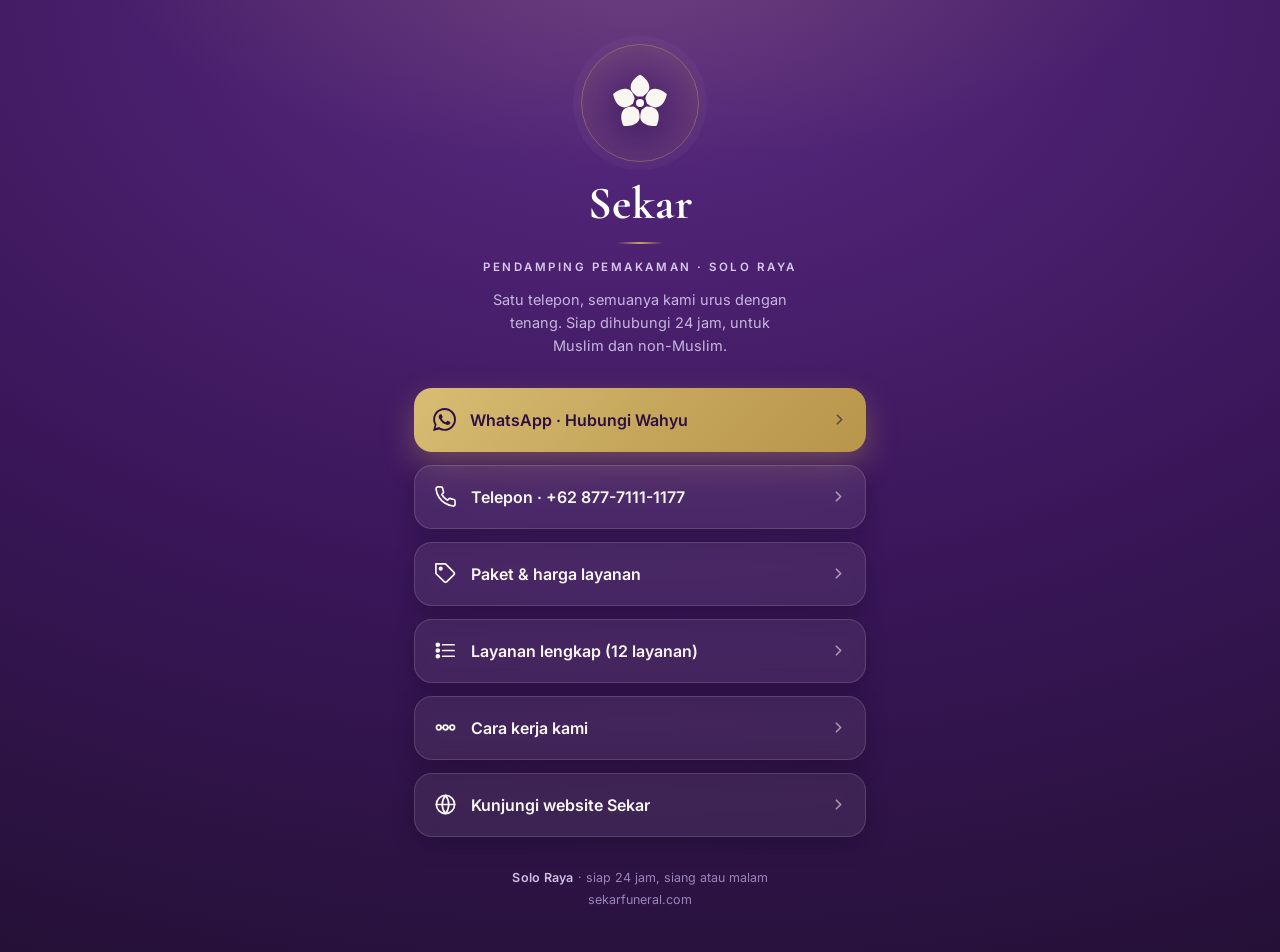
<file: links/index.html>
<!DOCTYPE html>
<html lang="id">
<head>
<meta charset="utf-8">
<meta name="viewport" content="width=device-width, initial-scale=1, viewport-fit=cover">
<title>Sekar — Links</title>
<meta name="robots" content="noindex">
<meta name="theme-color" content="#3a1659">
<link rel="icon" type="image/svg+xml" href="/assets/favicon.svg">
<link rel="preconnect" href="https://fonts.googleapis.com">
<link rel="preconnect" href="https://fonts.gstatic.com" crossorigin>
<link href="https://fonts.googleapis.com/css2?family=Cormorant+Garamond:ital,wght@0,600;0,700;1,500&family=Inter:wght@400;500;600&display=swap" rel="stylesheet">
<style>
  :root{ --deep:#4a1f6e; --dark:#2d1040; --gold:#c4a55a; --cream:#faf7f2; }
  *{margin:0;padding:0;box-sizing:border-box}
  body{font-family:'Inter',system-ui,sans-serif;color:var(--cream);min-height:100dvh;-webkit-font-smoothing:antialiased;
    background:
      radial-gradient(70% 42% at 50% -8%, rgba(196,165,90,.20), transparent 62%),
      radial-gradient(130% 115% at 50% 0%, #5a2a83 0%, #3a1659 54%, #221033 100%);
    display:flex;align-items:center;
    padding:max(44px,env(safe-area-inset-top)) 22px max(40px,env(safe-area-inset-bottom))}
  .wrap{max-width:452px;width:100%;margin:0 auto;text-align:center;position:relative;z-index:1}

  .mark{position:relative;width:118px;height:118px;margin:0 auto 18px;display:flex;align-items:center;justify-content:center}
  .mark::before{content:"";position:absolute;inset:0;border-radius:50%;border:1px solid rgba(196,165,90,.45);
    box-shadow:0 0 0 8px rgba(250,247,242,.03), 0 0 46px rgba(196,165,90,.18) inset}
  .mark svg{width:62px;height:62px;color:var(--cream);display:block;filter:drop-shadow(0 4px 14px rgba(0,0,0,.25))}

  .name{font-family:'Cormorant Garamond',serif;font-weight:700;font-size:46px;line-height:1;color:#fff;letter-spacing:.01em}
  .rule{width:46px;height:2px;background:linear-gradient(90deg,transparent,var(--gold),transparent);margin:16px auto 0}
  .tag{letter-spacing:.22em;text-transform:uppercase;font-size:11.5px;font-weight:600;color:#d8c9ec;margin-top:16px}
  .sub{font-size:14.5px;color:#c6b6df;margin-top:14px;line-height:1.6;max-width:33ch;margin-left:auto;margin-right:auto}

  .links{margin-top:30px;display:flex;flex-direction:column;gap:13px}
  .lnk{display:flex;align-items:center;gap:14px;width:100%;min-height:64px;padding:15px 18px;
    border-radius:18px;font-weight:600;font-size:16px;text-decoration:none;color:var(--cream);
    background:rgba(250,247,242,.07);border:1px solid rgba(250,247,242,.15);
    box-shadow:0 8px 22px rgba(20,8,34,.30);
    -webkit-backdrop-filter:blur(8px);backdrop-filter:blur(8px);
    transition:transform .16s ease, background .2s ease, border-color .2s ease}
  .lnk:hover{background:rgba(250,247,242,.12);border-color:rgba(250,247,242,.30);transform:translateY(-2px)}
  .lnk .ico{width:24px;height:24px;flex:0 0 auto;display:flex;align-items:center;justify-content:center}
  .lnk .ico svg{width:23px;height:23px}
  .lnk .lbl{flex:1;text-align:left}
  .lnk .chev{width:17px;height:17px;flex:0 0 auto;opacity:.55}

  .lnk.primary{background:linear-gradient(135deg,#d8bd74 0%,#c4a55a 55%,#b8954a 100%);color:var(--dark);
    border:0;box-shadow:0 12px 30px rgba(196,165,90,.34)}
  .lnk.primary:hover{filter:brightness(1.04);transform:translateY(-2px)}
  .lnk.primary .chev{opacity:.6}
  .lnk.primary .ico svg{filter:none}

  .foot{margin-top:30px;font-size:12.5px;color:#9985bb;line-height:1.8}
  .foot b{color:#cdbfe0;font-weight:600;letter-spacing:.02em}
  a:focus-visible{outline:2px solid #f3e3bd;outline-offset:3px}
  @media (prefers-reduced-motion: reduce){.lnk{transition:none}}
</style>
</head>
<body>
  <main class="wrap">
    <div class="mark" aria-hidden="true">
      <svg viewBox="0 0 100 100"><g fill="currentColor" fill-rule="evenodd">
        <path d="M 54.60 39.50 C 59.60 35.50 65.80 31.10 65.00 23.40 C 64.40 13.60 53.40 6.00 50.00 4.50 C 46.60 6.00 35.60 13.60 35.00 23.40 C 34.20 31.10 40.40 35.50 45.40 39.50 Z"/><path d="M 61.41 51.13 C 66.76 54.65 72.86 59.19 79.93 56.05 C 89.07 52.45 92.90 39.64 93.27 35.94 C 90.80 33.17 80.17 25.06 70.66 27.51 C 63.09 29.13 60.82 36.39 58.56 42.38 Z"/><path d="M 52.45 61.20 C 50.76 67.37 48.33 74.58 53.50 80.34 C 59.75 87.91 73.11 87.60 76.74 86.81 C 78.61 83.60 83.05 70.98 77.77 62.70 C 73.89 56.00 66.29 56.09 59.89 55.79 Z"/><path d="M 40.11 55.79 C 33.71 56.09 26.11 56.00 22.23 62.70 C 16.95 70.98 21.39 83.60 23.26 86.81 C 26.89 87.60 40.25 87.91 46.50 80.34 C 51.67 74.58 49.24 67.37 47.55 61.20 Z"/><path d="M 41.44 42.38 C 39.18 36.39 36.91 29.13 29.34 27.51 C 19.83 25.06 9.20 33.17 6.73 35.94 C 7.10 39.64 10.93 52.45 20.07 56.05 C 27.14 59.19 33.24 54.65 38.59 51.13 Z"/><circle cx="50" cy="50" r="6.5"/>
      </g></svg>
    </div>
    <h1 class="name">Sekar</h1>
    <div class="rule"></div>
    <p class="tag">Pendamping Pemakaman · Solo Raya</p>
    <p class="sub">Satu telepon, semuanya kami urus dengan tenang. Siap dihubungi 24 jam, untuk Muslim dan non-Muslim.</p>

    <nav class="links" aria-label="Tautan Sekar">
      <a class="lnk primary" href="https://wa.me/6287771111177?text=Halo%20Sekar%2C%20saya%20membutuhkan%20pendampingan.">
        <span class="ico"><svg viewBox="0 0 24 24" fill="currentColor" aria-hidden="true"><path d="M.057 24l1.687-6.163a11.867 11.867 0 01-1.587-5.946C.16 5.335 5.495 0 12.05 0a11.817 11.817 0 018.413 3.488 11.824 11.824 0 013.48 8.414c-.003 6.557-5.338 11.892-11.893 11.892a11.9 11.9 0 01-5.688-1.448L.057 24zm6.597-3.807c1.676.995 3.276 1.591 5.392 1.592 5.448 0 9.886-4.434 9.889-9.885.002-5.462-4.415-9.89-9.881-9.892-5.452 0-9.887 4.434-9.889 9.884a9.86 9.86 0 001.51 5.26l-.999 3.648 3.978-1.042zm11.387-5.464c-.074-.124-.272-.198-.57-.347-.297-.149-1.758-.868-2.031-.967-.272-.099-.47-.149-.669.149-.198.297-.768.967-.941 1.165-.173.198-.347.223-.644.074-.297-.149-1.255-.462-2.39-1.475-.883-.788-1.48-1.761-1.653-2.059-.173-.297-.018-.458.13-.606.134-.133.297-.347.446-.521.151-.172.2-.296.3-.495.099-.198.05-.372-.025-.521-.075-.148-.669-1.611-.916-2.206-.242-.579-.487-.501-.669-.51l-.57-.01c-.198 0-.52.074-.792.372s-1.04 1.016-1.04 2.479 1.065 2.876 1.213 3.074c.149.198 2.095 3.2 5.076 4.487.71.306 1.263.489 1.694.626.712.226 1.36.194 1.872.118.571-.085 1.758-.719 2.006-1.413.248-.695.248-1.29.173-1.414z"/></svg></span>
        <span class="lbl">WhatsApp · Hubungi Wahyu</span>
        <svg class="chev" viewBox="0 0 24 24" fill="none" stroke="currentColor" stroke-width="2.4" stroke-linecap="round" stroke-linejoin="round" aria-hidden="true"><polyline points="9 6 15 12 9 18"/></svg>
      </a>

      <a class="lnk" href="tel:+6287771111177">
        <span class="ico"><svg viewBox="0 0 24 24" fill="none" stroke="currentColor" stroke-width="1.8" stroke-linecap="round" stroke-linejoin="round" aria-hidden="true"><path d="M22 16.92v3a2 2 0 0 1-2.18 2 19.79 19.79 0 0 1-8.63-3.07 19.5 19.5 0 0 1-6-6 19.79 19.79 0 0 1-3.07-8.67A2 2 0 0 1 4.11 2h3a2 2 0 0 1 2 1.72c.13.96.36 1.9.7 2.81a2 2 0 0 1-.45 2.11L8.09 9.91a16 16 0 0 0 6 6l1.27-1.27a2 2 0 0 1 2.11-.45c.91.34 1.85.57 2.81.7A2 2 0 0 1 22 16.92z"/></svg></span>
        <span class="lbl">Telepon · +62 877-7111-1177</span>
        <svg class="chev" viewBox="0 0 24 24" fill="none" stroke="currentColor" stroke-width="2.4" stroke-linecap="round" stroke-linejoin="round" aria-hidden="true"><polyline points="9 6 15 12 9 18"/></svg>
      </a>

      <a class="lnk" href="https://sekarfuneral.com/#paket">
        <span class="ico"><svg viewBox="0 0 24 24" fill="none" stroke="currentColor" stroke-width="1.8" stroke-linecap="round" stroke-linejoin="round" aria-hidden="true"><path d="M20.59 13.41l-7.17 7.17a2 2 0 0 1-2.83 0L2 12V2h10l8.59 8.59a2 2 0 0 1 0 2.82z"/><circle cx="7" cy="7" r="1.3" fill="currentColor"/></svg></span>
        <span class="lbl">Paket &amp; harga layanan</span>
        <svg class="chev" viewBox="0 0 24 24" fill="none" stroke="currentColor" stroke-width="2.4" stroke-linecap="round" stroke-linejoin="round" aria-hidden="true"><polyline points="9 6 15 12 9 18"/></svg>
      </a>

      <a class="lnk" href="https://sekarfuneral.com/#layanan">
        <span class="ico"><svg viewBox="0 0 24 24" fill="none" stroke="currentColor" stroke-width="1.8" stroke-linecap="round" stroke-linejoin="round" aria-hidden="true"><line x1="9" y1="6" x2="21" y2="6"/><line x1="9" y1="12" x2="21" y2="12"/><line x1="9" y1="18" x2="21" y2="18"/><circle cx="4" cy="6" r="1.5" fill="currentColor"/><circle cx="4" cy="12" r="1.5" fill="currentColor"/><circle cx="4" cy="18" r="1.5" fill="currentColor"/></svg></span>
        <span class="lbl">Layanan lengkap (12 layanan)</span>
        <svg class="chev" viewBox="0 0 24 24" fill="none" stroke="currentColor" stroke-width="2.4" stroke-linecap="round" stroke-linejoin="round" aria-hidden="true"><polyline points="9 6 15 12 9 18"/></svg>
      </a>

      <a class="lnk" href="https://sekarfuneral.com/#cara">
        <span class="ico"><svg viewBox="0 0 24 24" fill="none" stroke="currentColor" stroke-width="1.8" stroke-linecap="round" stroke-linejoin="round" aria-hidden="true"><circle cx="5" cy="12" r="2.4"/><circle cx="12" cy="12" r="2.4"/><circle cx="19" cy="12" r="2.4"/><line x1="7.6" y1="12" x2="9.6" y2="12"/><line x1="14.4" y1="12" x2="16.4" y2="12"/></svg></span>
        <span class="lbl">Cara kerja kami</span>
        <svg class="chev" viewBox="0 0 24 24" fill="none" stroke="currentColor" stroke-width="2.4" stroke-linecap="round" stroke-linejoin="round" aria-hidden="true"><polyline points="9 6 15 12 9 18"/></svg>
      </a>

      <a class="lnk" href="https://sekarfuneral.com/">
        <span class="ico"><svg viewBox="0 0 24 24" fill="none" stroke="currentColor" stroke-width="1.8" stroke-linecap="round" stroke-linejoin="round" aria-hidden="true"><circle cx="12" cy="12" r="9.5"/><line x1="2.5" y1="12" x2="21.5" y2="12"/><path d="M12 2.5a15 15 0 0 1 0 19 15 15 0 0 1 0-19z"/></svg></span>
        <span class="lbl">Kunjungi website Sekar</span>
        <svg class="chev" viewBox="0 0 24 24" fill="none" stroke="currentColor" stroke-width="2.4" stroke-linecap="round" stroke-linejoin="round" aria-hidden="true"><polyline points="9 6 15 12 9 18"/></svg>
      </a>
    </nav>

    <p class="foot"><b>Solo Raya</b> · siap 24 jam, siang atau malam<br>sekarfuneral.com</p>
  </main>
</body>
</html>
</file>
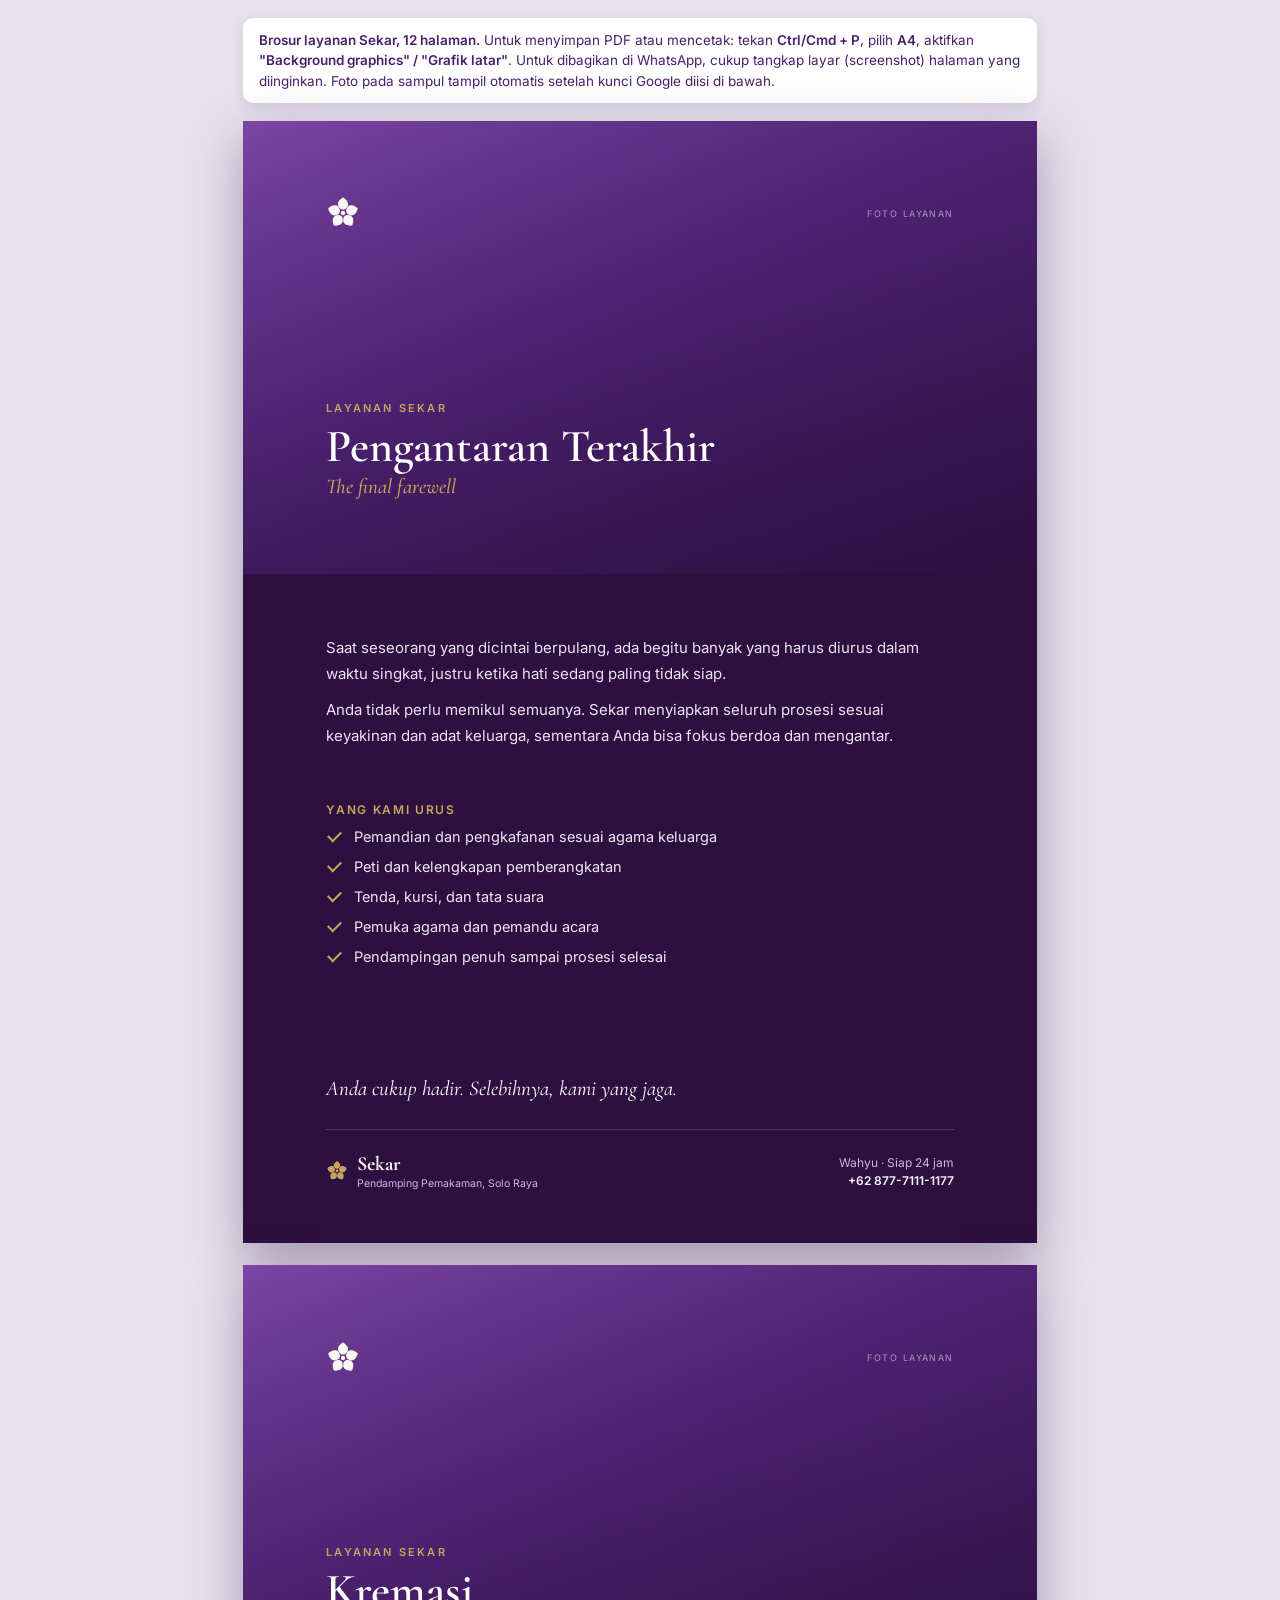
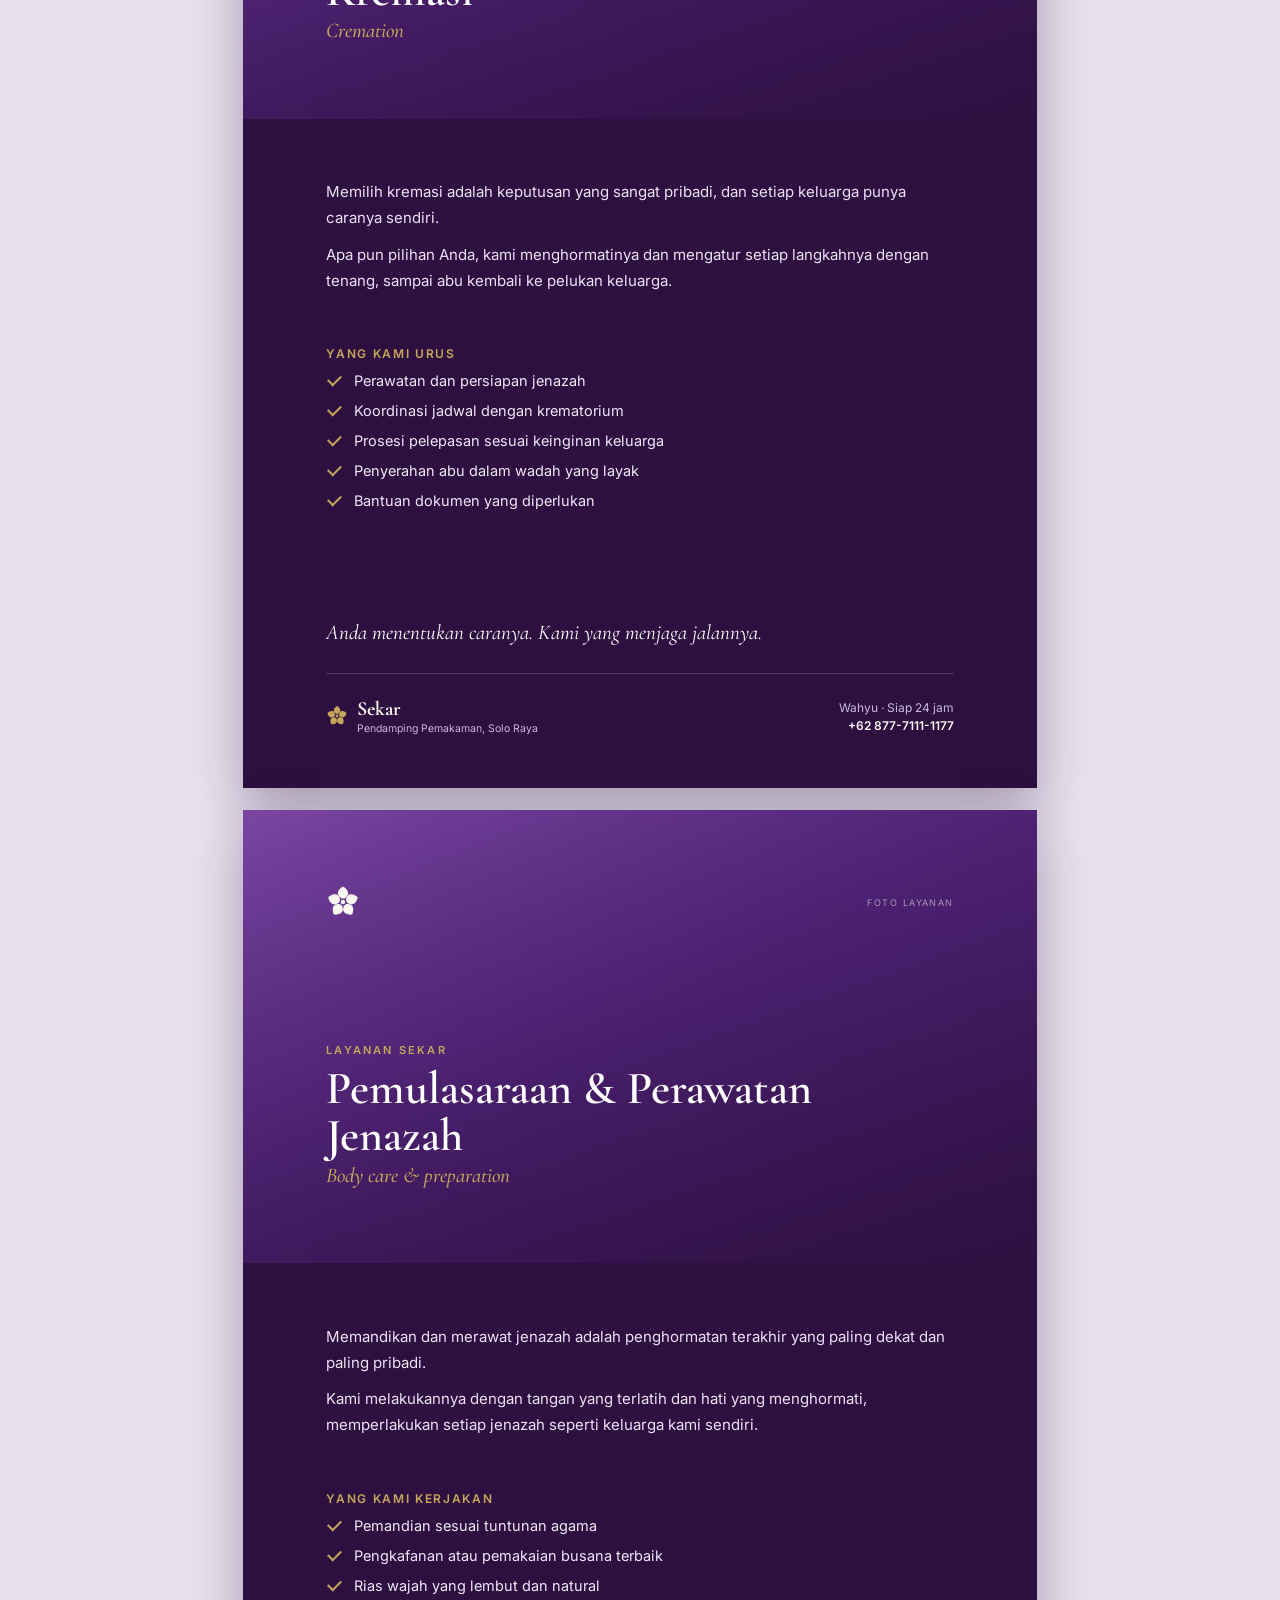
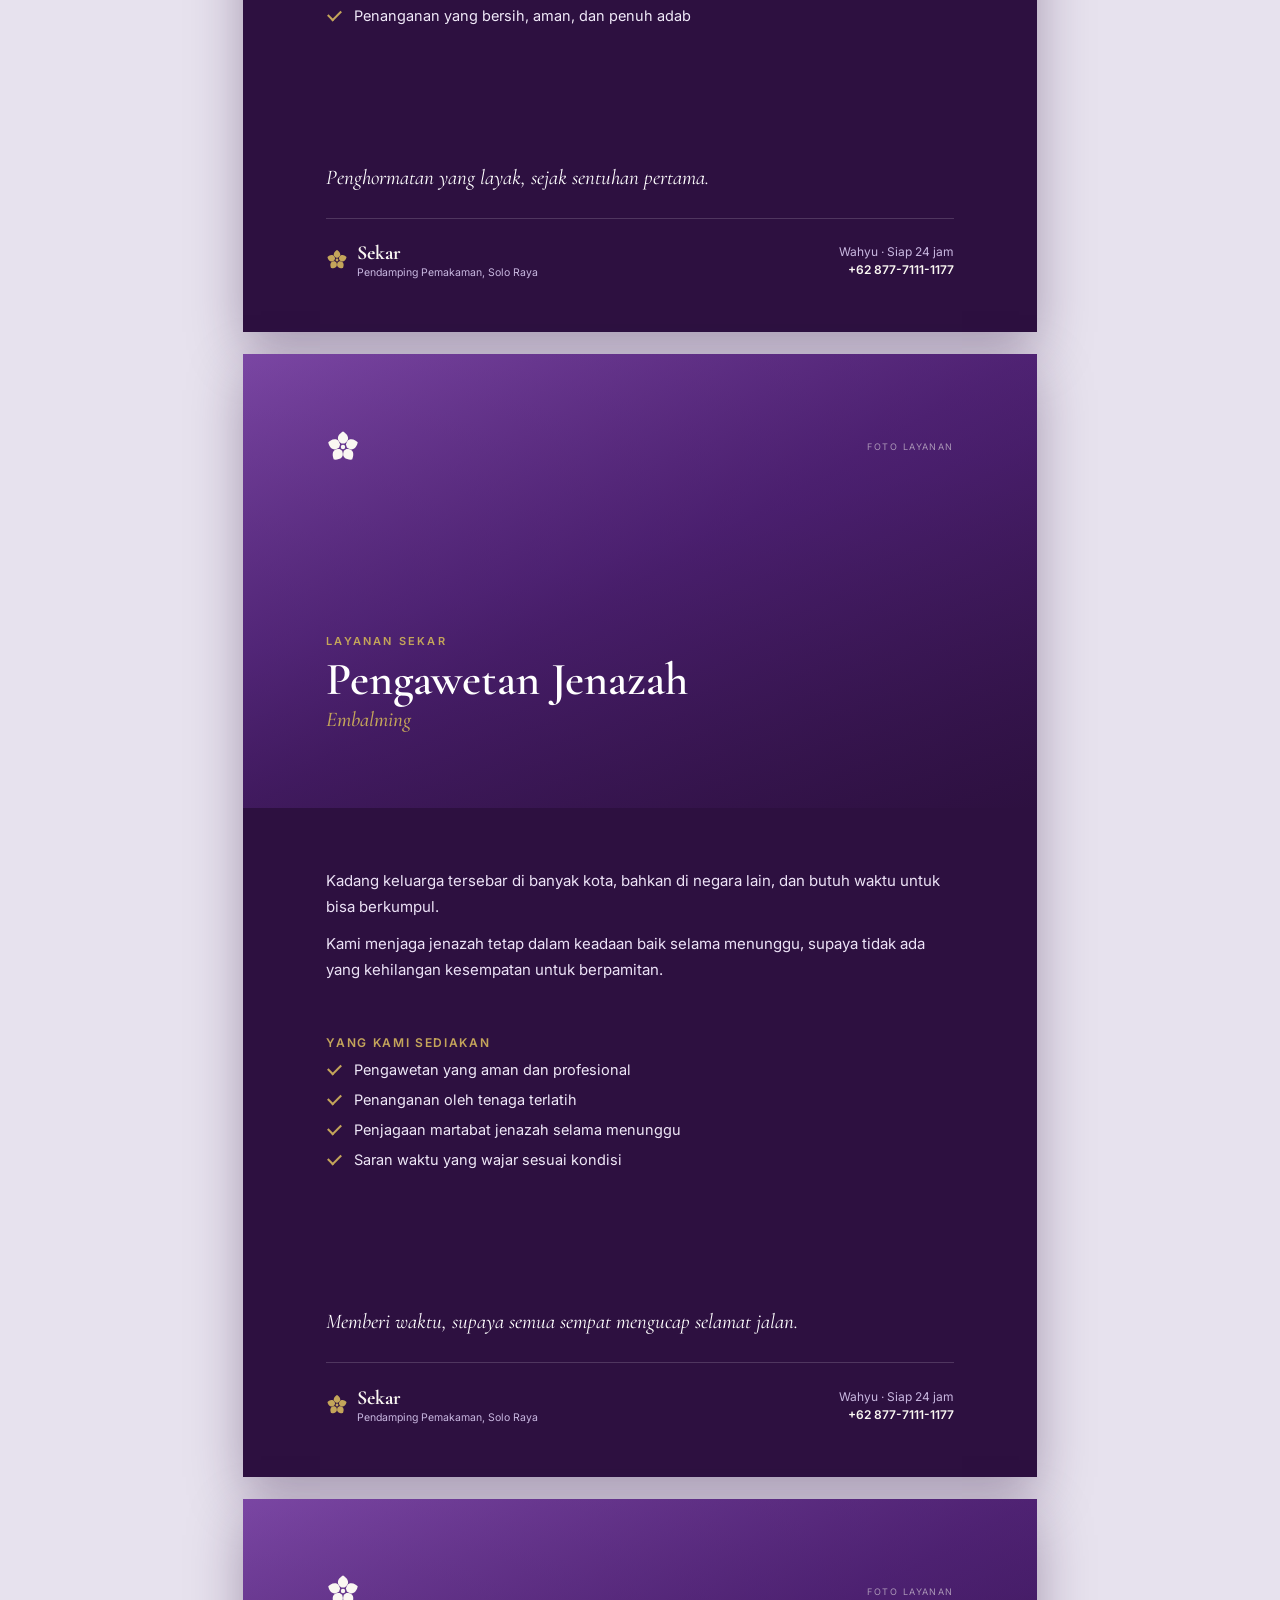
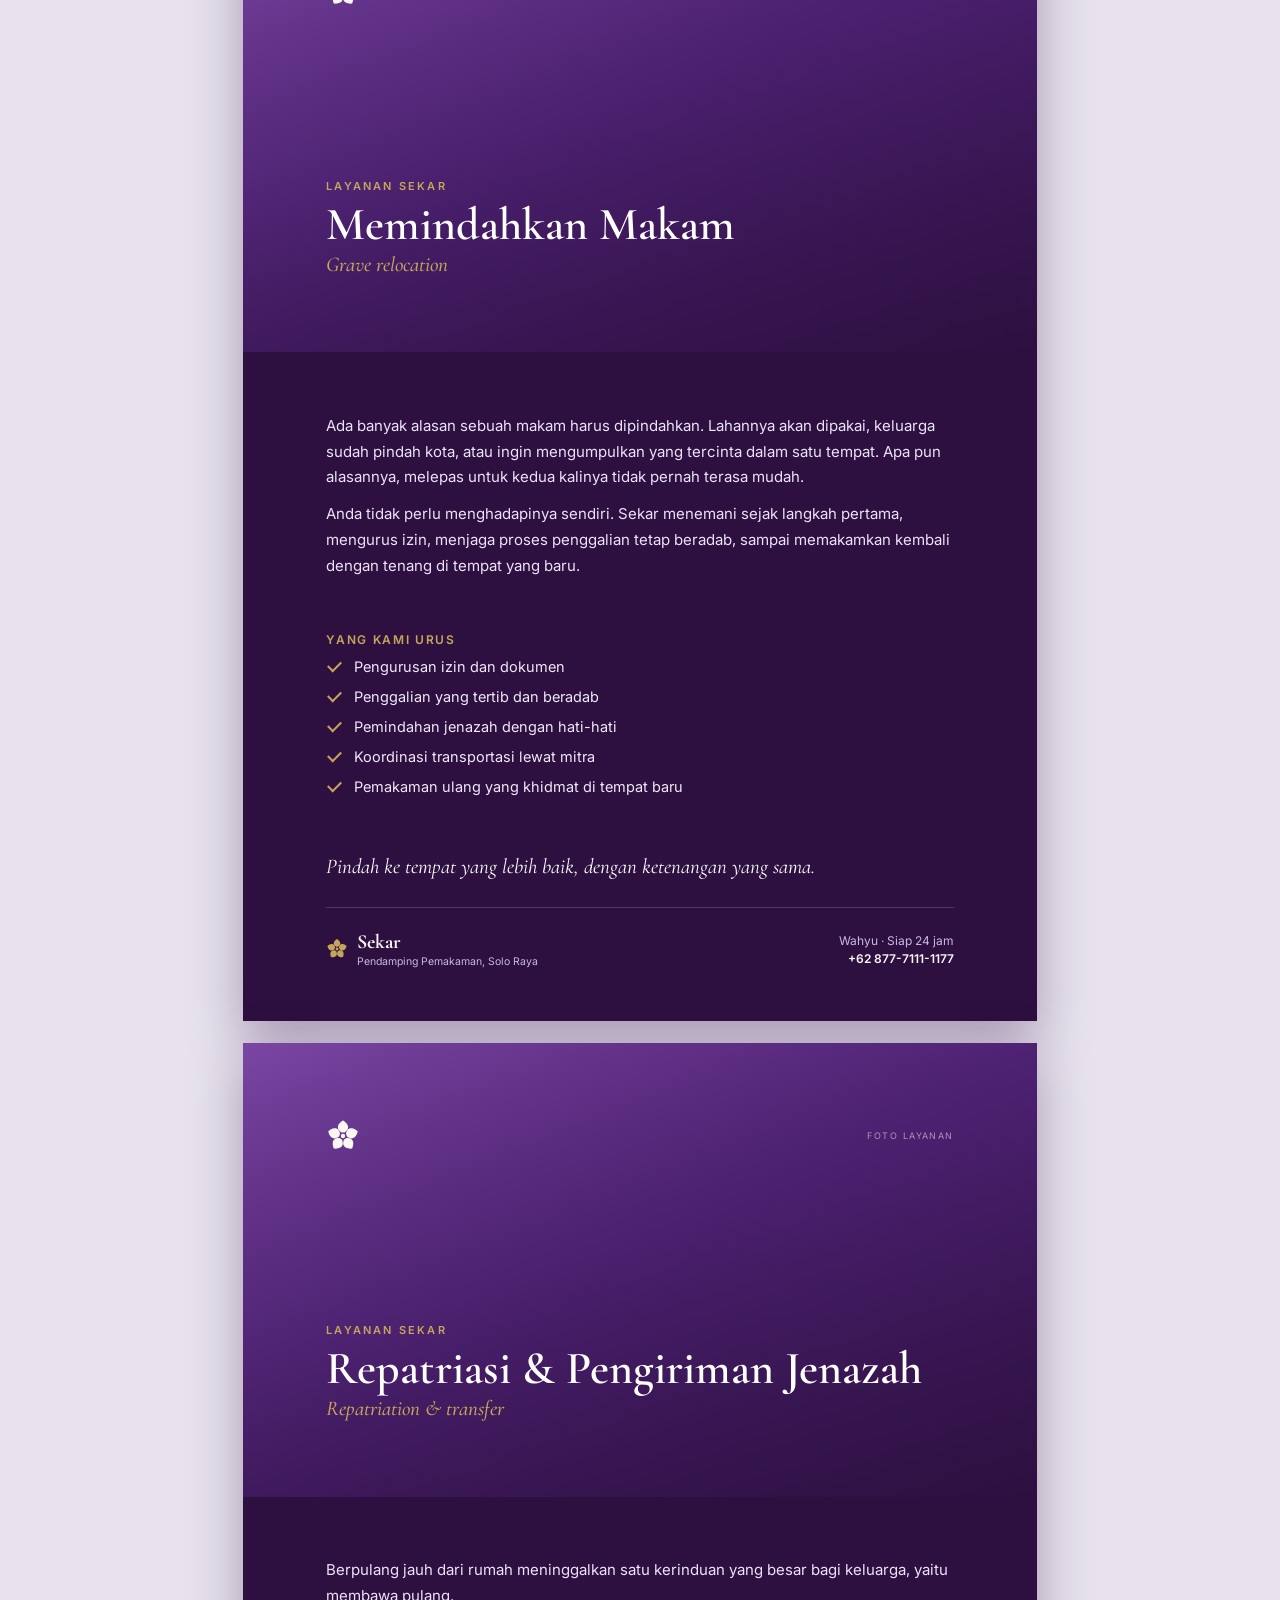
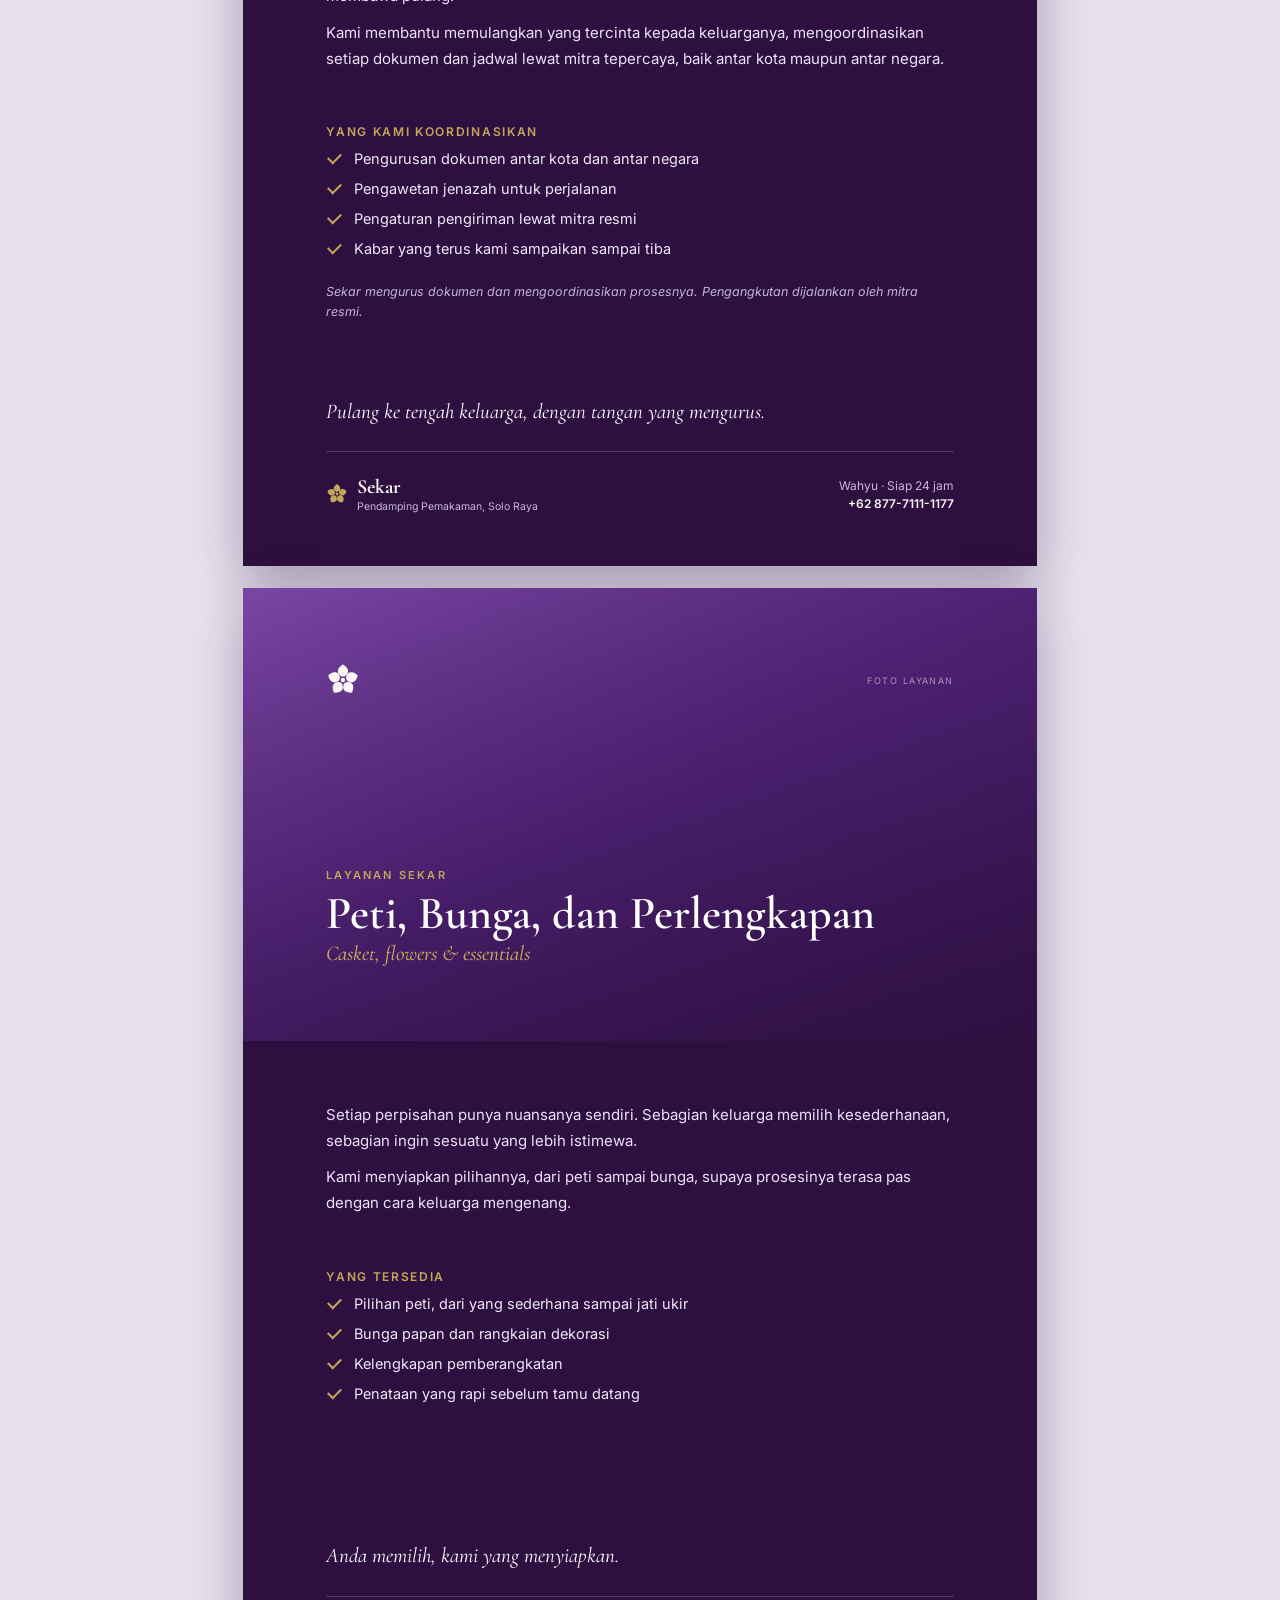
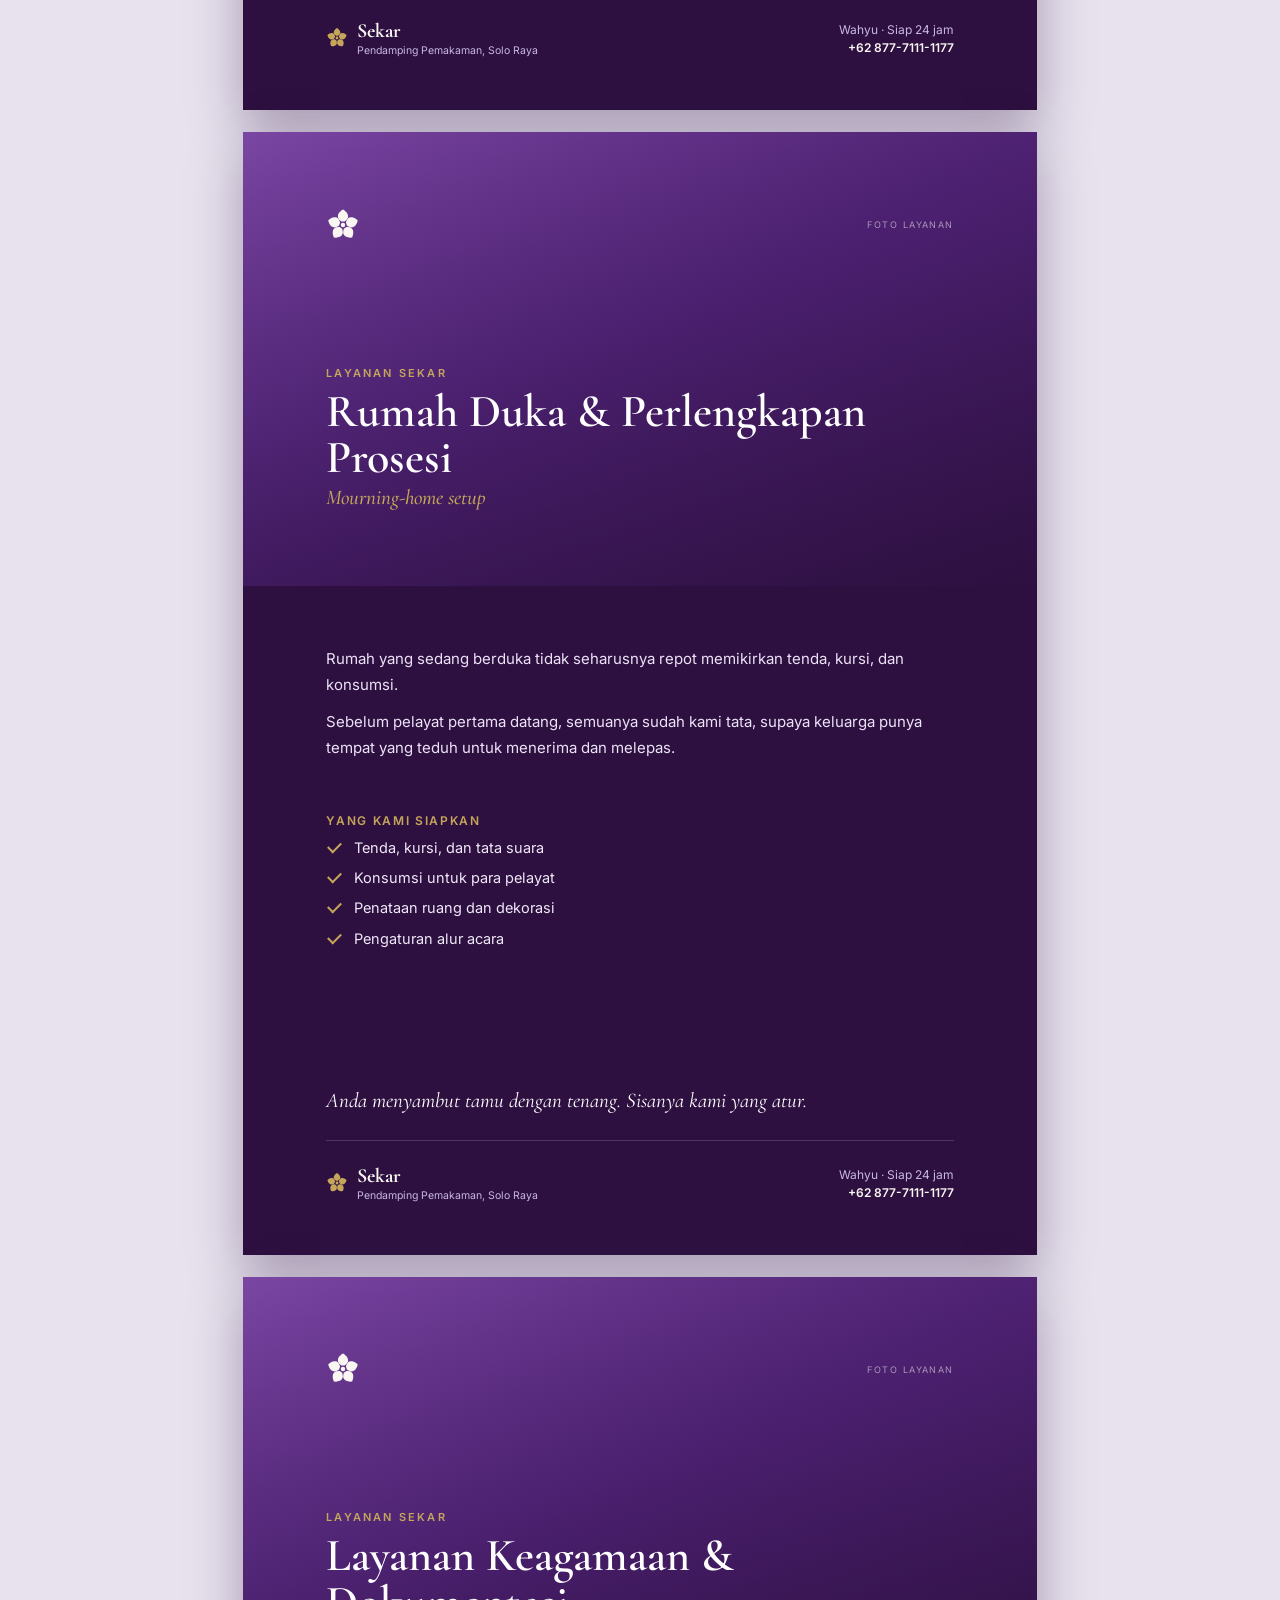
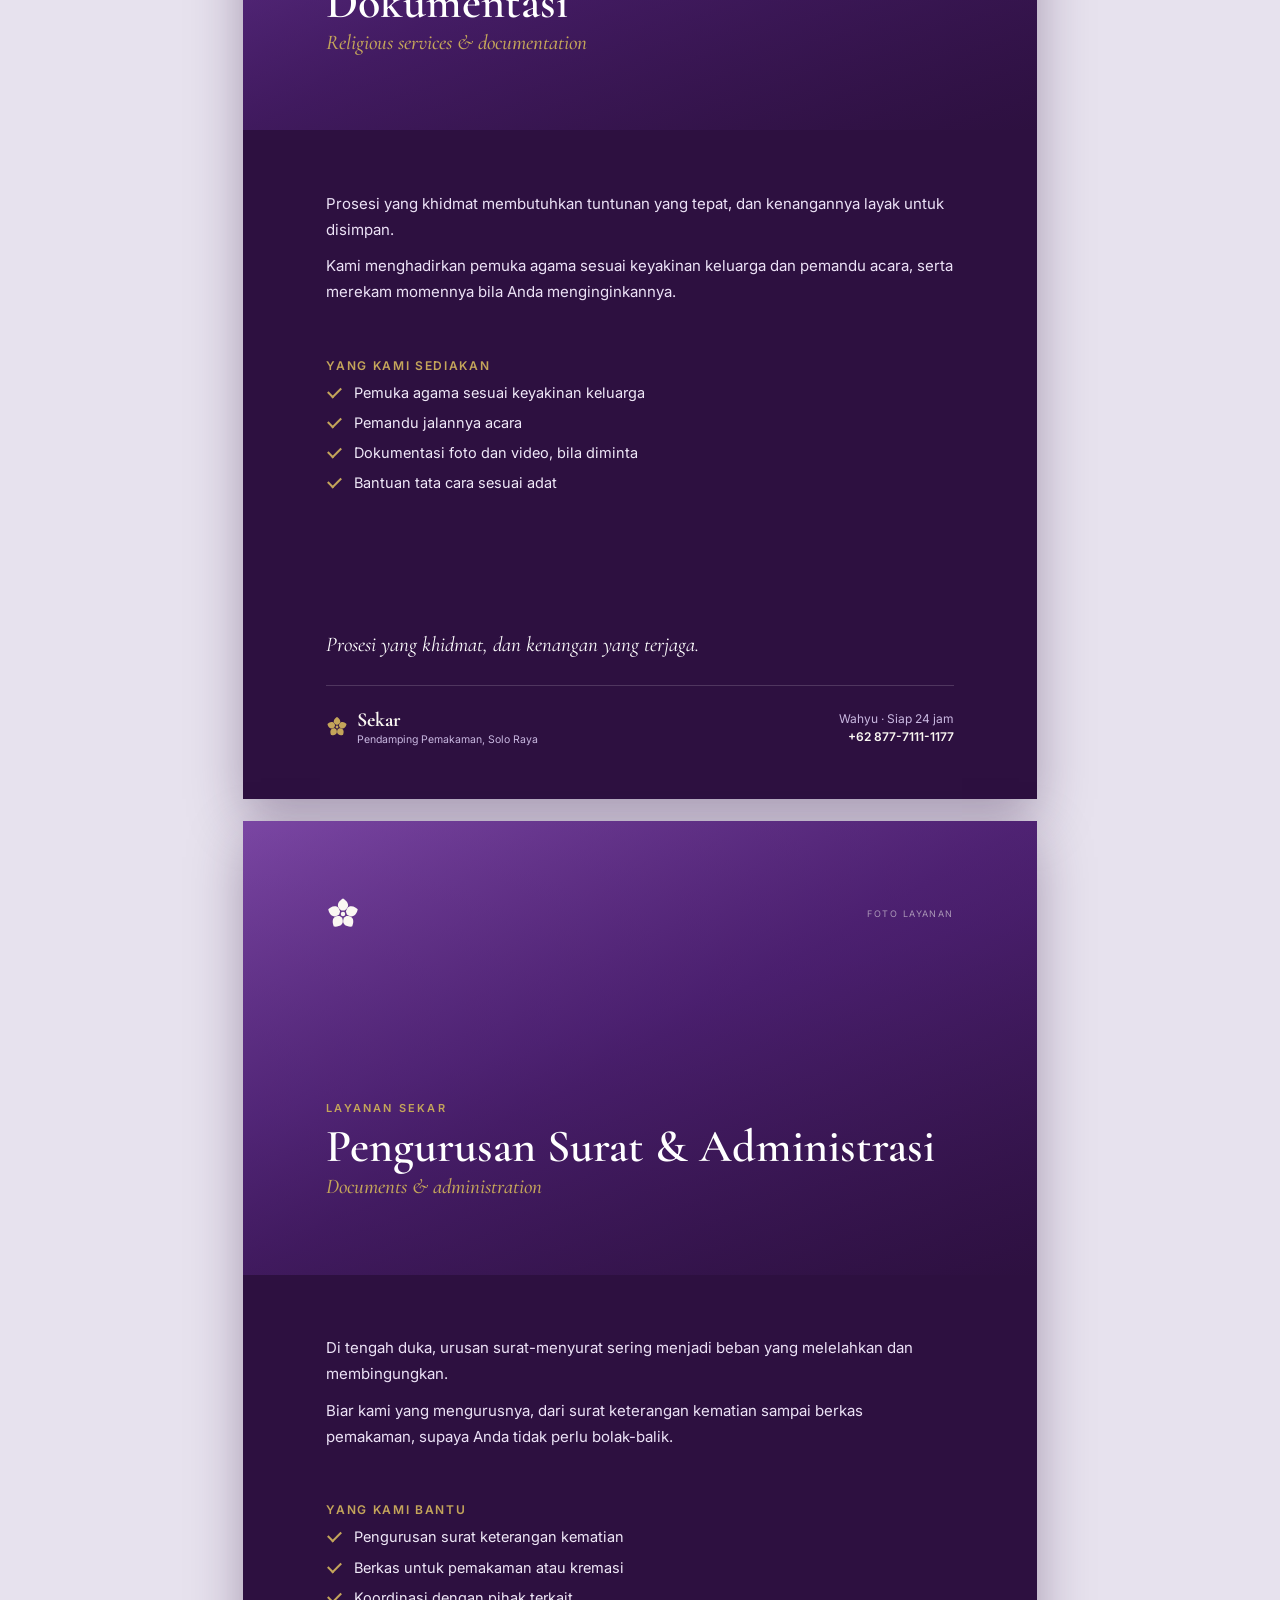
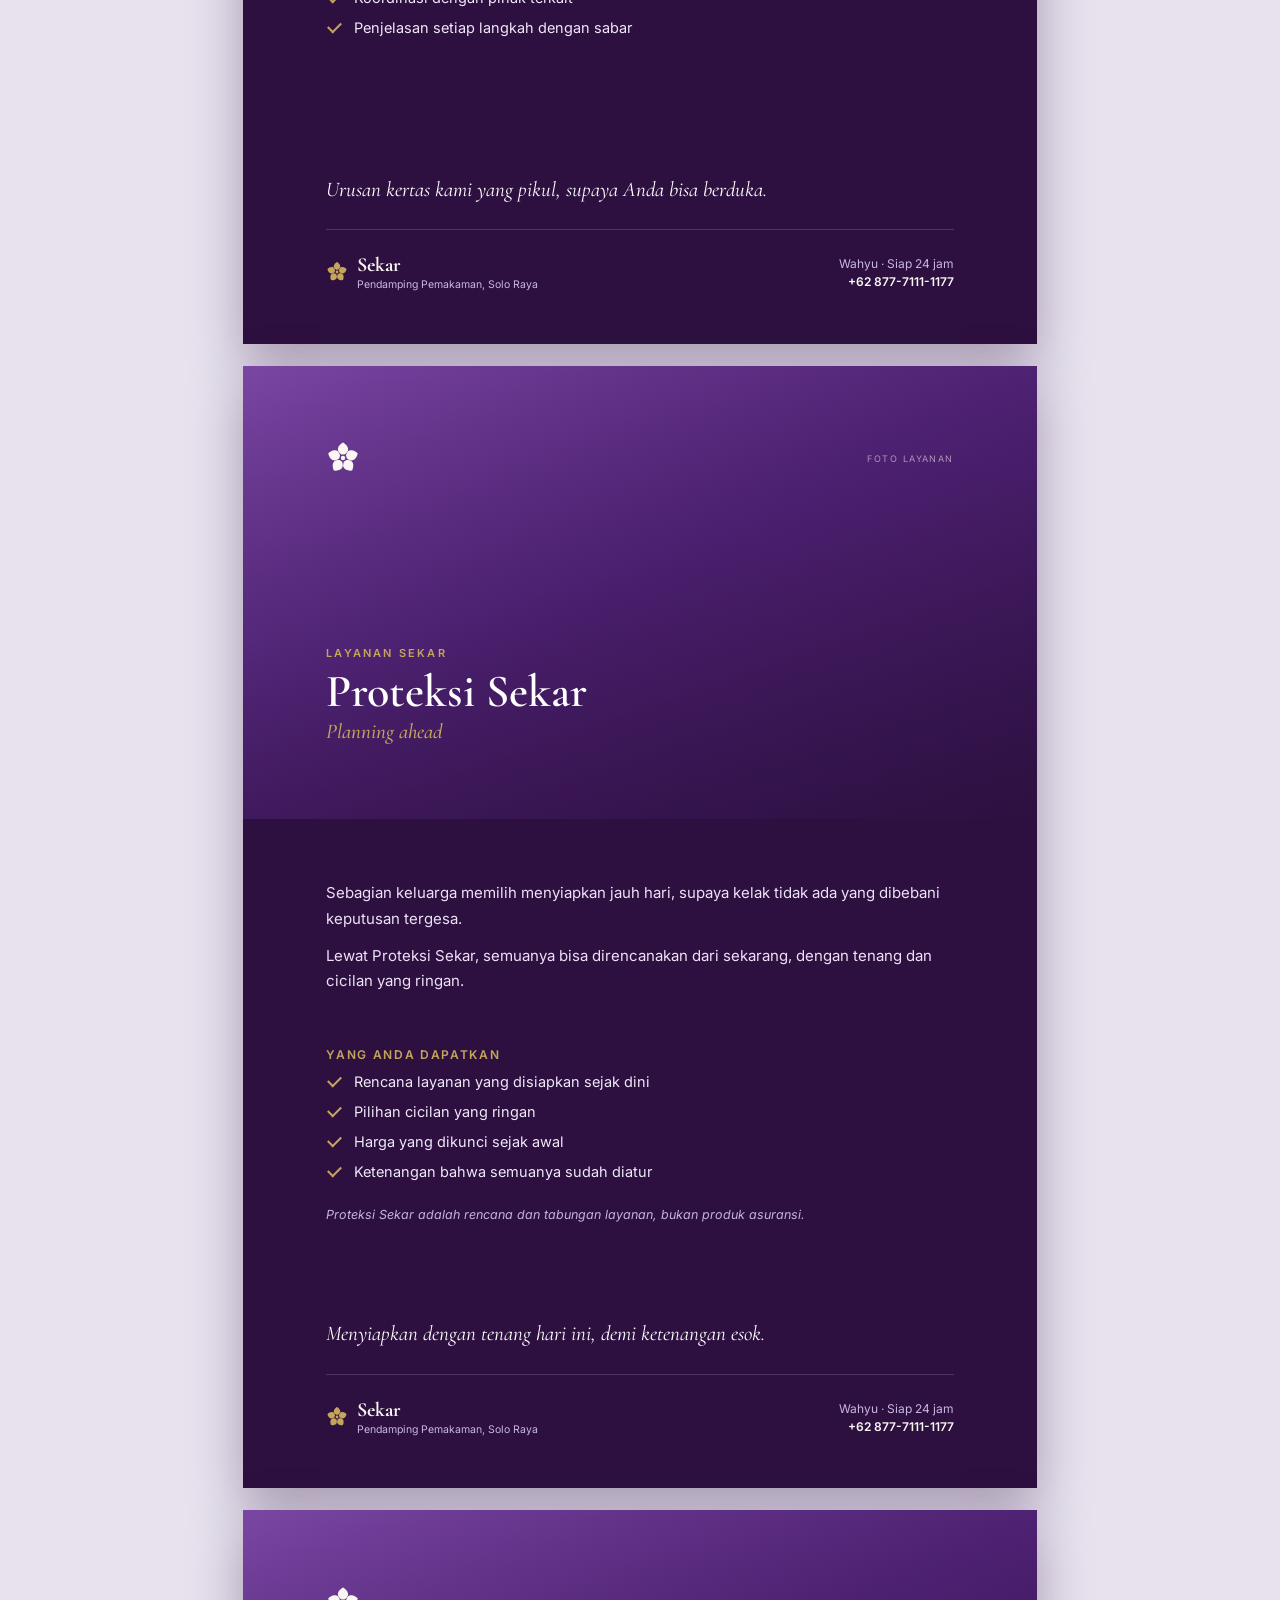
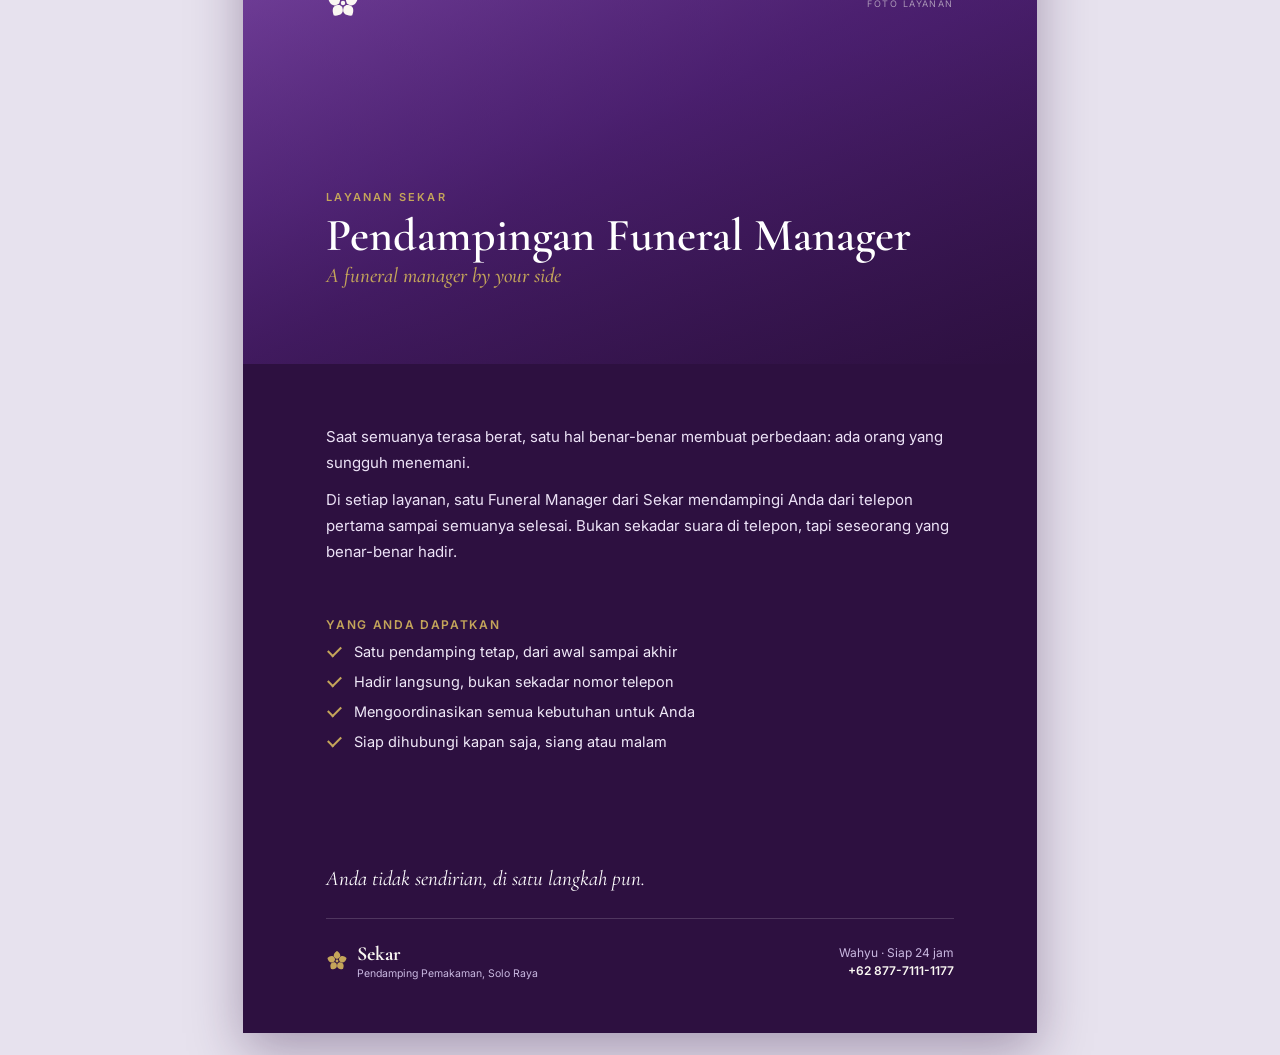
<file: brosur.html>
<!DOCTYPE html>
<html lang="id">
<head>
<meta charset="utf-8">
<meta name="viewport" content="width=device-width, initial-scale=1, viewport-fit=cover">
<title>Sekar · Brosur Layanan</title>
<link rel="icon" href="assets/favicon.svg">
<link rel="preconnect" href="https://fonts.googleapis.com">
<link rel="preconnect" href="https://fonts.gstatic.com" crossorigin>
<link href="https://fonts.googleapis.com/css2?family=Cormorant+Garamond:ital,wght@0,500;0,600;0,700;1,500;1,600&family=Inter:wght@400;500;600&display=swap" rel="stylesheet">
<style>
  :root{ --gold:#c4a55a; --cream:#faf7f2; }
  *{box-sizing:border-box;margin:0;padding:0;-webkit-print-color-adjust:exact;print-color-adjust:exact}
  body{font-family:'Inter',system-ui,sans-serif;background:#e7e2ee;color:var(--cream)}
  .hint{max-width:210mm;margin:18px auto;padding:12px 16px;background:#fff;color:#4a1f6e;border-radius:10px;font-size:13.5px;line-height:1.5;box-shadow:0 4px 14px rgba(74,31,110,.12)}
  .hint b{font-weight:600}

  .bro{position:relative;width:210mm;min-height:297mm;margin:0 auto 22px;display:flex;flex-direction:column;
       overflow:hidden;background:#2d1040;box-shadow:0 18px 50px rgba(45,16,64,.35)}

  /* cover band (photo sits here once the Google key is set) */
  .cover{position:relative;height:120mm;flex:0 0 auto;display:flex;flex-direction:column;justify-content:space-between;
         padding:20mm 22mm;background:linear-gradient(150deg,#7a4aa6 0%,#4a1f6e 50%,#2d1040 100%)}
  .cover-img{position:absolute;inset:0;width:100%;height:100%;object-fit:cover;opacity:0;filter:grayscale(1) contrast(1.08) brightness(.92);transition:opacity .8s ease}
  .cover-img.loaded{opacity:.6}
  .cover::after{content:"";position:absolute;inset:0;background:linear-gradient(165deg,rgba(123,63,158,.34) 0%,rgba(74,31,110,.55) 45%,rgba(45,16,64,.86) 100%)}
  .cover-top{position:relative;z-index:2;display:flex;justify-content:space-between;align-items:center}
  .cover-top .mk{width:34px;height:34px;color:var(--cream)}
  .cover-top .ph{font-size:9px;letter-spacing:.16em;text-transform:uppercase;color:rgba(250,247,242,.55)}
  .cover-ttl{position:relative;z-index:2}
  .eb{color:var(--gold);letter-spacing:.2em;text-transform:uppercase;font-size:11px;font-weight:600;margin-bottom:8px}
  .tt{font-family:'Cormorant Garamond',serif;font-weight:600;font-size:46px;line-height:1.02;color:#fff}
  .st{font-family:'Cormorant Garamond',serif;font-style:italic;font-weight:500;font-size:21px;color:var(--gold);margin-top:4px}

  .body{flex:1;display:flex;flex-direction:column;padding:16mm 22mm 14mm}
  .story{font-size:15px;line-height:1.72;color:#ece2f6}
  .story p{margin-bottom:11px}
  .story p:last-child{margin-bottom:0}
  .lbl{color:var(--gold);letter-spacing:.14em;text-transform:uppercase;font-size:12px;font-weight:600;margin:14mm 0 9px}
  .list{list-style:none;display:flex;flex-direction:column;gap:9px}
  .list li{position:relative;padding-left:28px;font-size:14.5px;line-height:1.45;color:#efe8f7}
  .list li::before{content:"";position:absolute;left:2px;top:5px;width:11px;height:6px;border-left:2px solid var(--gold);border-bottom:2px solid var(--gold);transform:rotate(-45deg)}
  .note{margin-top:6mm;font-size:12.5px;font-style:italic;color:#c4b4dd;line-height:1.55}
  .close{font-family:'Cormorant Garamond',serif;font-style:italic;font-size:21px;line-height:1.3;color:#fff;margin-top:auto;padding-top:9mm}
  .foot{display:flex;justify-content:space-between;align-items:flex-end;gap:16px;margin-top:7mm;padding-top:6mm;border-top:1px solid rgba(255,255,255,.16);font-size:12px;color:#c9b8e0}
  .fbrand{display:flex;align-items:center;gap:9px}
  .fbrand svg{width:22px;height:22px;color:var(--gold)}
  .fbrand b{font-family:'Cormorant Garamond',serif;font-weight:700;font-size:20px;color:var(--cream)}
  .fbrand span{display:block;font-size:10.5px;color:#c9b8e0;margin-top:1px}
  .fcontact{text-align:right;line-height:1.5}
  .fcontact b{color:var(--cream);font-weight:600}

  @media print{
    @page{size:A4 portrait;margin:0}
    body{background:none}
    .hint{display:none}
    .bro{margin:0;box-shadow:none;page-break-after:always}
    .bro:last-of-type{page-break-after:auto}
  }

  /* on-screen phones: fluid cards (the A4 sizing above only applies to print/PDF) */
  @media screen and (max-width:840px){
    .hint{max-width:none;margin:14px 16px}
    .bro{width:auto;min-height:0;margin:0 14px 18px}
    .cover{height:auto;min-height:220px;padding:34px 26px}
    .tt{font-size:34px}
    .st{font-size:18px}
    .body{padding:30px 26px 32px}
    .lbl{margin:26px 0 9px}
    .close{padding-top:22px}
    .foot{margin-top:24px;padding-top:18px;flex-wrap:wrap;gap:14px}
  }
  @media screen and (max-width:400px){
    .cover{padding:28px 20px;min-height:200px}
    .tt{font-size:29px}
    .body{padding:26px 20px 28px}
    .story{font-size:14.5px}
  }
</style>
</head>
<body>

<div class="hint">
  <b>Brosur layanan Sekar, 12 halaman.</b> Untuk menyimpan PDF atau mencetak: tekan <b>Ctrl/Cmd&nbsp;+&nbsp;P</b>, pilih <b>A4</b>, aktifkan <b>"Background graphics" / "Grafik latar"</b>. Untuk dibagikan di WhatsApp, cukup tangkap layar (screenshot) halaman yang diinginkan. Foto pada sampul tampil otomatis setelah kunci Google diisi di bawah.
</div>

<svg width="0" height="0" style="position:absolute" aria-hidden="true">
  <symbol id="melati" viewBox="0 0 100 100"><g fill="currentColor" fill-rule="evenodd">
    <path d="M 54.60 39.50 C 59.60 35.50 65.80 31.10 65.00 23.40 C 64.40 13.60 53.40 6.00 50.00 4.50 C 46.60 6.00 35.60 13.60 35.00 23.40 C 34.20 31.10 40.40 35.50 45.40 39.50 Z"/><path d="M 61.41 51.13 C 66.76 54.65 72.86 59.19 79.93 56.05 C 89.07 52.45 92.90 39.64 93.27 35.94 C 90.80 33.17 80.17 25.06 70.66 27.51 C 63.09 29.13 60.82 36.39 58.56 42.38 Z"/><path d="M 52.45 61.20 C 50.76 67.37 48.33 74.58 53.50 80.34 C 59.75 87.91 73.11 87.60 76.74 86.81 C 78.61 83.60 83.05 70.98 77.77 62.70 C 73.89 56.00 66.29 56.09 59.89 55.79 Z"/><path d="M 40.11 55.79 C 33.71 56.09 26.11 56.00 22.23 62.70 C 16.95 70.98 21.39 83.60 23.26 86.81 C 26.89 87.60 40.25 87.91 46.50 80.34 C 51.67 74.58 49.24 67.37 47.55 61.20 Z"/><path d="M 41.44 42.38 C 39.18 36.39 36.91 29.13 29.34 27.51 C 19.83 25.06 9.20 33.17 6.73 35.94 C 7.10 39.64 10.93 52.45 20.07 56.05 C 27.14 59.19 33.24 54.65 38.59 51.13 Z"/><circle cx="50" cy="50" r="6.5"/>
  </g></symbol>
</svg>

<!-- 1 -->
<section class="bro">
  <div class="cover" data-q="white funeral lilies calm">
    <img class="cover-img" alt="" aria-hidden="true">
    <div class="cover-top"><svg class="mk" viewBox="0 0 100 100"><use href="#melati"/></svg><span class="ph">Foto layanan</span></div>
    <div class="cover-ttl"><p class="eb">Layanan Sekar</p><h1 class="tt">Pengantaran Terakhir</h1><p class="st">The final farewell</p></div>
  </div>
  <div class="body">
    <div class="story">
      <p>Saat seseorang yang dicintai berpulang, ada begitu banyak yang harus diurus dalam waktu singkat, justru ketika hati sedang paling tidak siap.</p>
      <p>Anda tidak perlu memikul semuanya. Sekar menyiapkan seluruh prosesi sesuai keyakinan dan adat keluarga, sementara Anda bisa fokus berdoa dan mengantar.</p>
    </div>
    <p class="lbl">Yang kami urus</p>
    <ul class="list">
      <li>Pemandian dan pengkafanan sesuai agama keluarga</li>
      <li>Peti dan kelengkapan pemberangkatan</li>
      <li>Tenda, kursi, dan tata suara</li>
      <li>Pemuka agama dan pemandu acara</li>
      <li>Pendampingan penuh sampai prosesi selesai</li>
    </ul>
    <p class="close">Anda cukup hadir. Selebihnya, kami yang jaga.</p>
    <div class="foot"><div class="fbrand"><svg viewBox="0 0 100 100"><use href="#melati"/></svg><div><b>Sekar</b><span>Pendamping Pemakaman, Solo Raya</span></div></div><div class="fcontact">Wahyu · Siap 24 jam<br><b>+62 877-7111-1177</b></div></div>
  </div>
</section>

<!-- 2 -->
<section class="bro">
  <div class="cover" data-q="memorial candle flame dark">
    <img class="cover-img" alt="" aria-hidden="true">
    <div class="cover-top"><svg class="mk" viewBox="0 0 100 100"><use href="#melati"/></svg><span class="ph">Foto layanan</span></div>
    <div class="cover-ttl"><p class="eb">Layanan Sekar</p><h1 class="tt">Kremasi</h1><p class="st">Cremation</p></div>
  </div>
  <div class="body">
    <div class="story">
      <p>Memilih kremasi adalah keputusan yang sangat pribadi, dan setiap keluarga punya caranya sendiri.</p>
      <p>Apa pun pilihan Anda, kami menghormatinya dan mengatur setiap langkahnya dengan tenang, sampai abu kembali ke pelukan keluarga.</p>
    </div>
    <p class="lbl">Yang kami urus</p>
    <ul class="list">
      <li>Perawatan dan persiapan jenazah</li>
      <li>Koordinasi jadwal dengan krematorium</li>
      <li>Prosesi pelepasan sesuai keinginan keluarga</li>
      <li>Penyerahan abu dalam wadah yang layak</li>
      <li>Bantuan dokumen yang diperlukan</li>
    </ul>
    <p class="close">Anda menentukan caranya. Kami yang menjaga jalannya.</p>
    <div class="foot"><div class="fbrand"><svg viewBox="0 0 100 100"><use href="#melati"/></svg><div><b>Sekar</b><span>Pendamping Pemakaman, Solo Raya</span></div></div><div class="fcontact">Wahyu · Siap 24 jam<br><b>+62 877-7111-1177</b></div></div>
  </div>
</section>

<!-- 3 -->
<section class="bro">
  <div class="cover" data-q="white folded linen cloth soft">
    <img class="cover-img" alt="" aria-hidden="true">
    <div class="cover-top"><svg class="mk" viewBox="0 0 100 100"><use href="#melati"/></svg><span class="ph">Foto layanan</span></div>
    <div class="cover-ttl"><p class="eb">Layanan Sekar</p><h1 class="tt">Pemulasaraan &amp; Perawatan Jenazah</h1><p class="st">Body care &amp; preparation</p></div>
  </div>
  <div class="body">
    <div class="story">
      <p>Memandikan dan merawat jenazah adalah penghormatan terakhir yang paling dekat dan paling pribadi.</p>
      <p>Kami melakukannya dengan tangan yang terlatih dan hati yang menghormati, memperlakukan setiap jenazah seperti keluarga kami sendiri.</p>
    </div>
    <p class="lbl">Yang kami kerjakan</p>
    <ul class="list">
      <li>Pemandian sesuai tuntunan agama</li>
      <li>Pengkafanan atau pemakaian busana terbaik</li>
      <li>Rias wajah yang lembut dan natural</li>
      <li>Penanganan yang bersih, aman, dan penuh adab</li>
    </ul>
    <p class="close">Penghormatan yang layak, sejak sentuhan pertama.</p>
    <div class="foot"><div class="fbrand"><svg viewBox="0 0 100 100"><use href="#melati"/></svg><div><b>Sekar</b><span>Pendamping Pemakaman, Solo Raya</span></div></div><div class="fcontact">Wahyu · Siap 24 jam<br><b>+62 877-7111-1177</b></div></div>
  </div>
</section>

<!-- 4 -->
<section class="bro">
  <div class="cover" data-q="white lily flowers soft">
    <img class="cover-img" alt="" aria-hidden="true">
    <div class="cover-top"><svg class="mk" viewBox="0 0 100 100"><use href="#melati"/></svg><span class="ph">Foto layanan</span></div>
    <div class="cover-ttl"><p class="eb">Layanan Sekar</p><h1 class="tt">Pengawetan Jenazah</h1><p class="st">Embalming</p></div>
  </div>
  <div class="body">
    <div class="story">
      <p>Kadang keluarga tersebar di banyak kota, bahkan di negara lain, dan butuh waktu untuk bisa berkumpul.</p>
      <p>Kami menjaga jenazah tetap dalam keadaan baik selama menunggu, supaya tidak ada yang kehilangan kesempatan untuk berpamitan.</p>
    </div>
    <p class="lbl">Yang kami sediakan</p>
    <ul class="list">
      <li>Pengawetan yang aman dan profesional</li>
      <li>Penanganan oleh tenaga terlatih</li>
      <li>Penjagaan martabat jenazah selama menunggu</li>
      <li>Saran waktu yang wajar sesuai kondisi</li>
    </ul>
    <p class="close">Memberi waktu, supaya semua sempat mengucap selamat jalan.</p>
    <div class="foot"><div class="fbrand"><svg viewBox="0 0 100 100"><use href="#melati"/></svg><div><b>Sekar</b><span>Pendamping Pemakaman, Solo Raya</span></div></div><div class="fcontact">Wahyu · Siap 24 jam<br><b>+62 877-7111-1177</b></div></div>
  </div>
</section>

<!-- 5 -->
<section class="bro">
  <div class="cover" data-q="peaceful green cemetery garden">
    <img class="cover-img" alt="" aria-hidden="true">
    <div class="cover-top"><svg class="mk" viewBox="0 0 100 100"><use href="#melati"/></svg><span class="ph">Foto layanan</span></div>
    <div class="cover-ttl"><p class="eb">Layanan Sekar</p><h1 class="tt">Memindahkan Makam</h1><p class="st">Grave relocation</p></div>
  </div>
  <div class="body">
    <div class="story">
      <p>Ada banyak alasan sebuah makam harus dipindahkan. Lahannya akan dipakai, keluarga sudah pindah kota, atau ingin mengumpulkan yang tercinta dalam satu tempat. Apa pun alasannya, melepas untuk kedua kalinya tidak pernah terasa mudah.</p>
      <p>Anda tidak perlu menghadapinya sendiri. Sekar menemani sejak langkah pertama, mengurus izin, menjaga proses penggalian tetap beradab, sampai memakamkan kembali dengan tenang di tempat yang baru.</p>
    </div>
    <p class="lbl">Yang kami urus</p>
    <ul class="list">
      <li>Pengurusan izin dan dokumen</li>
      <li>Penggalian yang tertib dan beradab</li>
      <li>Pemindahan jenazah dengan hati-hati</li>
      <li>Koordinasi transportasi lewat mitra</li>
      <li>Pemakaman ulang yang khidmat di tempat baru</li>
    </ul>
    <p class="close">Pindah ke tempat yang lebih baik, dengan ketenangan yang sama.</p>
    <div class="foot"><div class="fbrand"><svg viewBox="0 0 100 100"><use href="#melati"/></svg><div><b>Sekar</b><span>Pendamping Pemakaman, Solo Raya</span></div></div><div class="fcontact">Wahyu · Siap 24 jam<br><b>+62 877-7111-1177</b></div></div>
  </div>
</section>

<!-- 6 -->
<section class="bro">
  <div class="cover" data-q="sky clouds airplane window">
    <img class="cover-img" alt="" aria-hidden="true">
    <div class="cover-top"><svg class="mk" viewBox="0 0 100 100"><use href="#melati"/></svg><span class="ph">Foto layanan</span></div>
    <div class="cover-ttl"><p class="eb">Layanan Sekar</p><h1 class="tt">Repatriasi &amp; Pengiriman Jenazah</h1><p class="st">Repatriation &amp; transfer</p></div>
  </div>
  <div class="body">
    <div class="story">
      <p>Berpulang jauh dari rumah meninggalkan satu kerinduan yang besar bagi keluarga, yaitu membawa pulang.</p>
      <p>Kami membantu memulangkan yang tercinta kepada keluarganya, mengoordinasikan setiap dokumen dan jadwal lewat mitra tepercaya, baik antar kota maupun antar negara.</p>
    </div>
    <p class="lbl">Yang kami koordinasikan</p>
    <ul class="list">
      <li>Pengurusan dokumen antar kota dan antar negara</li>
      <li>Pengawetan jenazah untuk perjalanan</li>
      <li>Pengaturan pengiriman lewat mitra resmi</li>
      <li>Kabar yang terus kami sampaikan sampai tiba</li>
    </ul>
    <p class="note">Sekar mengurus dokumen dan mengoordinasikan prosesnya. Pengangkutan dijalankan oleh mitra resmi.</p>
    <p class="close">Pulang ke tengah keluarga, dengan tangan yang mengurus.</p>
    <div class="foot"><div class="fbrand"><svg viewBox="0 0 100 100"><use href="#melati"/></svg><div><b>Sekar</b><span>Pendamping Pemakaman, Solo Raya</span></div></div><div class="fcontact">Wahyu · Siap 24 jam<br><b>+62 877-7111-1177</b></div></div>
  </div>
</section>

<!-- 7 -->
<section class="bro">
  <div class="cover" data-q="white funeral flower wreath">
    <img class="cover-img" alt="" aria-hidden="true">
    <div class="cover-top"><svg class="mk" viewBox="0 0 100 100"><use href="#melati"/></svg><span class="ph">Foto layanan</span></div>
    <div class="cover-ttl"><p class="eb">Layanan Sekar</p><h1 class="tt">Peti, Bunga, dan Perlengkapan</h1><p class="st">Casket, flowers &amp; essentials</p></div>
  </div>
  <div class="body">
    <div class="story">
      <p>Setiap perpisahan punya nuansanya sendiri. Sebagian keluarga memilih kesederhanaan, sebagian ingin sesuatu yang lebih istimewa.</p>
      <p>Kami menyiapkan pilihannya, dari peti sampai bunga, supaya prosesinya terasa pas dengan cara keluarga mengenang.</p>
    </div>
    <p class="lbl">Yang tersedia</p>
    <ul class="list">
      <li>Pilihan peti, dari yang sederhana sampai jati ukir</li>
      <li>Bunga papan dan rangkaian dekorasi</li>
      <li>Kelengkapan pemberangkatan</li>
      <li>Penataan yang rapi sebelum tamu datang</li>
    </ul>
    <p class="close">Anda memilih, kami yang menyiapkan.</p>
    <div class="foot"><div class="fbrand"><svg viewBox="0 0 100 100"><use href="#melati"/></svg><div><b>Sekar</b><span>Pendamping Pemakaman, Solo Raya</span></div></div><div class="fcontact">Wahyu · Siap 24 jam<br><b>+62 877-7111-1177</b></div></div>
  </div>
</section>

<!-- 8 -->
<section class="bro">
  <div class="cover" data-q="white outdoor event tent chairs">
    <img class="cover-img" alt="" aria-hidden="true">
    <div class="cover-top"><svg class="mk" viewBox="0 0 100 100"><use href="#melati"/></svg><span class="ph">Foto layanan</span></div>
    <div class="cover-ttl"><p class="eb">Layanan Sekar</p><h1 class="tt">Rumah Duka &amp; Perlengkapan Prosesi</h1><p class="st">Mourning-home setup</p></div>
  </div>
  <div class="body">
    <div class="story">
      <p>Rumah yang sedang berduka tidak seharusnya repot memikirkan tenda, kursi, dan konsumsi.</p>
      <p>Sebelum pelayat pertama datang, semuanya sudah kami tata, supaya keluarga punya tempat yang teduh untuk menerima dan melepas.</p>
    </div>
    <p class="lbl">Yang kami siapkan</p>
    <ul class="list">
      <li>Tenda, kursi, dan tata suara</li>
      <li>Konsumsi untuk para pelayat</li>
      <li>Penataan ruang dan dekorasi</li>
      <li>Pengaturan alur acara</li>
    </ul>
    <p class="close">Anda menyambut tamu dengan tenang. Sisanya kami yang atur.</p>
    <div class="foot"><div class="fbrand"><svg viewBox="0 0 100 100"><use href="#melati"/></svg><div><b>Sekar</b><span>Pendamping Pemakaman, Solo Raya</span></div></div><div class="fcontact">Wahyu · Siap 24 jam<br><b>+62 877-7111-1177</b></div></div>
  </div>
</section>

<!-- 9 -->
<section class="bro">
  <div class="cover" data-q="praying hands candle warm">
    <img class="cover-img" alt="" aria-hidden="true">
    <div class="cover-top"><svg class="mk" viewBox="0 0 100 100"><use href="#melati"/></svg><span class="ph">Foto layanan</span></div>
    <div class="cover-ttl"><p class="eb">Layanan Sekar</p><h1 class="tt">Layanan Keagamaan &amp; Dokumentasi</h1><p class="st">Religious services &amp; documentation</p></div>
  </div>
  <div class="body">
    <div class="story">
      <p>Prosesi yang khidmat membutuhkan tuntunan yang tepat, dan kenangannya layak untuk disimpan.</p>
      <p>Kami menghadirkan pemuka agama sesuai keyakinan keluarga dan pemandu acara, serta merekam momennya bila Anda menginginkannya.</p>
    </div>
    <p class="lbl">Yang kami sediakan</p>
    <ul class="list">
      <li>Pemuka agama sesuai keyakinan keluarga</li>
      <li>Pemandu jalannya acara</li>
      <li>Dokumentasi foto dan video, bila diminta</li>
      <li>Bantuan tata cara sesuai adat</li>
    </ul>
    <p class="close">Prosesi yang khidmat, dan kenangan yang terjaga.</p>
    <div class="foot"><div class="fbrand"><svg viewBox="0 0 100 100"><use href="#melati"/></svg><div><b>Sekar</b><span>Pendamping Pemakaman, Solo Raya</span></div></div><div class="fcontact">Wahyu · Siap 24 jam<br><b>+62 877-7111-1177</b></div></div>
  </div>
</section>

<!-- 10 -->
<section class="bro">
  <div class="cover" data-q="documents pen wooden desk">
    <img class="cover-img" alt="" aria-hidden="true">
    <div class="cover-top"><svg class="mk" viewBox="0 0 100 100"><use href="#melati"/></svg><span class="ph">Foto layanan</span></div>
    <div class="cover-ttl"><p class="eb">Layanan Sekar</p><h1 class="tt">Pengurusan Surat &amp; Administrasi</h1><p class="st">Documents &amp; administration</p></div>
  </div>
  <div class="body">
    <div class="story">
      <p>Di tengah duka, urusan surat-menyurat sering menjadi beban yang melelahkan dan membingungkan.</p>
      <p>Biar kami yang mengurusnya, dari surat keterangan kematian sampai berkas pemakaman, supaya Anda tidak perlu bolak-balik.</p>
    </div>
    <p class="lbl">Yang kami bantu</p>
    <ul class="list">
      <li>Pengurusan surat keterangan kematian</li>
      <li>Berkas untuk pemakaman atau kremasi</li>
      <li>Koordinasi dengan pihak terkait</li>
      <li>Penjelasan setiap langkah dengan sabar</li>
    </ul>
    <p class="close">Urusan kertas kami yang pikul, supaya Anda bisa berduka.</p>
    <div class="foot"><div class="fbrand"><svg viewBox="0 0 100 100"><use href="#melati"/></svg><div><b>Sekar</b><span>Pendamping Pemakaman, Solo Raya</span></div></div><div class="fcontact">Wahyu · Siap 24 jam<br><b>+62 877-7111-1177</b></div></div>
  </div>
</section>

<!-- 11 -->
<section class="bro">
  <div class="cover" data-q="calm hands soft light">
    <img class="cover-img" alt="" aria-hidden="true">
    <div class="cover-top"><svg class="mk" viewBox="0 0 100 100"><use href="#melati"/></svg><span class="ph">Foto layanan</span></div>
    <div class="cover-ttl"><p class="eb">Layanan Sekar</p><h1 class="tt">Proteksi Sekar</h1><p class="st">Planning ahead</p></div>
  </div>
  <div class="body">
    <div class="story">
      <p>Sebagian keluarga memilih menyiapkan jauh hari, supaya kelak tidak ada yang dibebani keputusan tergesa.</p>
      <p>Lewat Proteksi Sekar, semuanya bisa direncanakan dari sekarang, dengan tenang dan cicilan yang ringan.</p>
    </div>
    <p class="lbl">Yang Anda dapatkan</p>
    <ul class="list">
      <li>Rencana layanan yang disiapkan sejak dini</li>
      <li>Pilihan cicilan yang ringan</li>
      <li>Harga yang dikunci sejak awal</li>
      <li>Ketenangan bahwa semuanya sudah diatur</li>
    </ul>
    <p class="note">Proteksi Sekar adalah rencana dan tabungan layanan, bukan produk asuransi.</p>
    <p class="close">Menyiapkan dengan tenang hari ini, demi ketenangan esok.</p>
    <div class="foot"><div class="fbrand"><svg viewBox="0 0 100 100"><use href="#melati"/></svg><div><b>Sekar</b><span>Pendamping Pemakaman, Solo Raya</span></div></div><div class="fcontact">Wahyu · Siap 24 jam<br><b>+62 877-7111-1177</b></div></div>
  </div>
</section>

<!-- 12 -->
<section class="bro">
  <div class="cover" data-q="comforting hand on shoulder">
    <img class="cover-img" alt="" aria-hidden="true">
    <div class="cover-top"><svg class="mk" viewBox="0 0 100 100"><use href="#melati"/></svg><span class="ph">Foto layanan</span></div>
    <div class="cover-ttl"><p class="eb">Layanan Sekar</p><h1 class="tt">Pendampingan Funeral Manager</h1><p class="st">A funeral manager by your side</p></div>
  </div>
  <div class="body">
    <div class="story">
      <p>Saat semuanya terasa berat, satu hal benar-benar membuat perbedaan: ada orang yang sungguh menemani.</p>
      <p>Di setiap layanan, satu Funeral Manager dari Sekar mendampingi Anda dari telepon pertama sampai semuanya selesai. Bukan sekadar suara di telepon, tapi seseorang yang benar-benar hadir.</p>
    </div>
    <p class="lbl">Yang Anda dapatkan</p>
    <ul class="list">
      <li>Satu pendamping tetap, dari awal sampai akhir</li>
      <li>Hadir langsung, bukan sekadar nomor telepon</li>
      <li>Mengoordinasikan semua kebutuhan untuk Anda</li>
      <li>Siap dihubungi kapan saja, siang atau malam</li>
    </ul>
    <p class="close">Anda tidak sendirian, di satu langkah pun.</p>
    <div class="foot"><div class="fbrand"><svg viewBox="0 0 100 100"><use href="#melati"/></svg><div><b>Sekar</b><span>Pendamping Pemakaman, Solo Raya</span></div></div><div class="fcontact">Wahyu · Siap 24 jam<br><b>+62 877-7111-1177</b></div></div>
  </div>
</section>

<script>
/* Optional: cover photos via the Unsplash API.
   Paste your Unsplash Access Key below and each cover band pulls a fitting
   photo (rendered grayscale + purple by the CSS). Leave it empty and the
   brochures keep their clean purple covers. */
(function(){
  var CONFIG = { unsplashKey: "p_iFH0cjZ0ALmHILPfGMFTMmKx3i_THHaP4oazZPhUQ" }; // Unsplash Access Key (public, client-side)
  if(!CONFIG.unsplashKey) return;
  document.querySelectorAll('.cover[data-q]').forEach(function(cover){
    var q = cover.getAttribute('data-q'), img = cover.querySelector('.cover-img');
    if(!q || !img) return;
    var ck = 'sekar-img:'+q, cached=null; try{cached=localStorage.getItem(ck);}catch(e){}
    function show(u){ img.onload=function(){img.classList.add('loaded');}; img.src=u; }
    if(cached){ show(cached); return; }
    fetch('https://api.unsplash.com/search/photos?per_page=1&orientation=landscape&content_filter=high&query='+encodeURIComponent(q)+'&client_id='+CONFIG.unsplashKey)
      .then(function(r){return r.json();}).then(function(d){
        var u=d&&d.results&&d.results[0]&&d.results[0].urls?d.results[0].urls.regular:null; if(!u) return;
        var p=new Image(); p.onload=function(){ show(u); try{localStorage.setItem(ck,u);}catch(e){} }; p.src=u;
      }).catch(function(){});
  });
})();
</script>
</body>
</html>
</file>
<file: styles.css>
:root{
  --deep:#4a1f6e; --mid:#7b3f9e; --light:#e8d5f5; --dark:#2d1040;
  --gold:#c4a55a; --gold-d:#a8842f; --gold-ink:#8a6a23; --ink:#2b2330; --cream:#faf7f2; --soft:#6b6475;
}
*{box-sizing:border-box;margin:0;padding:0}
html{scroll-behavior:smooth}
body{font-family:'Inter',system-ui,sans-serif;color:var(--ink);background:var(--cream);line-height:1.7;-webkit-font-smoothing:antialiased}
h1,h2,h3,.serif{font-family:'Cormorant Garamond','Georgia',serif;font-weight:600;line-height:1.15;color:var(--deep)}
.wrap{max-width:1080px;margin:0 auto;padding:0 max(24px,env(safe-area-inset-right)) 0 max(24px,env(safe-area-inset-left))}
a{color:inherit;text-decoration:none}
.btn{display:inline-block;background:var(--gold);color:var(--dark);font-weight:600;padding:14px 26px;border-radius:999px;transition:.2s;font-size:15px}
.btn:hover{background:var(--gold-d);color:#fff;transform:translateY(-1px)}
.btn-ghost{background:transparent;border:1.5px solid rgba(255,255,255,.5);color:#fff}
.btn-ghost:hover{background:rgba(255,255,255,.12);border-color:#fff}

/* nav */
header{position:sticky;top:0;z-index:50;background:rgba(250,247,242,.92);backdrop-filter:blur(8px);border-bottom:1px solid #ece3f4}
nav{display:flex;align-items:center;justify-content:space-between;height:68px}
.brand{display:flex;align-items:center;gap:10px}
.brand img{height:34px}
.brand span{font-family:'Cormorant Garamond',serif;font-size:26px;font-weight:700;color:var(--deep)}
.navlinks{display:flex;align-items:center;gap:28px}
.navlinks a{color:var(--soft);font-size:14.5px;font-weight:500}
.navlinks a:hover{color:var(--deep)}
.navlinks .btn{padding:10px 20px;font-size:14px}
.menu-links{display:flex;gap:28px;align-items:center}

/* hero */
.hero{background:radial-gradient(120% 120% at 50% 0,#5a2a83 0,#3a1659 55%,#2d1040 100%);color:#fff;text-align:center;padding:84px 0 96px;position:relative;overflow:hidden}
.hero-mark{height:120px;margin:0 auto 26px;display:block}
.hero h1{color:#fff;font-size:clamp(34px,6vw,58px);max-width:18ch;margin:0 auto 22px}
.hero p.lead{color:#e7dcf3;font-size:clamp(16px,2.2vw,20px);max-width:54ch;margin:0 auto 34px}
.hero .cta{display:flex;gap:14px;justify-content:center;flex-wrap:wrap}
.hero .reassure{margin-top:26px;color:#c9b8e0;font-size:14px}
.rule-gold{width:64px;height:2px;background:var(--gold);border:0;margin:0 auto}

/* sections */
section{padding:78px 0}
.kicker{color:var(--gold-d);font-weight:600;letter-spacing:.14em;text-transform:uppercase;font-size:12.5px;margin-bottom:14px}
h2{font-size:clamp(28px,4vw,40px);margin-bottom:18px}
.lead-p{font-size:18px;color:#3c3343;max-width:60ch}
.center{text-align:center}
.center .lead-p{margin-left:auto;margin-right:auto}
.soft-bg{background:#fff}
.deep-bg{background:linear-gradient(180deg,#4a1f6e,#3a1659);color:#fff}
.deep-bg h2,.deep-bg .kicker{color:#fff}
.deep-bg .kicker{color:var(--gold)}

/* what we handle */
.handle-grid{display:grid;grid-template-columns:repeat(2,1fr);gap:16px 40px;margin-top:34px}
.handle-grid li{list-style:none;padding-left:30px;position:relative;color:#3c3343;font-size:16px}
.handle-grid li::before{content:"";position:absolute;left:0;top:9px;width:11px;height:11px;border-radius:50%;background:var(--gold)}

/* packages */
.pkgs{display:grid;grid-template-columns:repeat(3,1fr);gap:22px;margin-top:40px}
.pkg{background:var(--cream);border:1px solid #ece3f4;border-radius:18px;padding:30px 26px;transition:.2s}
.pkg:hover{transform:translateY(-4px);box-shadow:0 14px 36px rgba(74,31,110,.12)}
.pkg.feat{background:var(--deep);color:#fff;border-color:var(--deep)}
.pkg.feat h3,.pkg.feat .price{color:#fff}
.pkg .tag{font-size:12.5px;letter-spacing:.12em;text-transform:uppercase;color:var(--gold-d);font-weight:600}
.pkg.feat .tag{color:var(--gold)}
.pkg h3{font-size:27px;margin:6px 0 4px}
.pkg .price{font-family:'Cormorant Garamond',serif;font-size:30px;font-weight:700;color:var(--deep);margin-bottom:14px}
.pkg p{font-size:15px;color:#5a5165}
.pkg.feat p{color:#e7dcf3}
.pkg .ribbon{display:inline-block;background:var(--gold);color:var(--dark);font-size:11.5px;font-weight:700;padding:3px 12px;border-radius:999px;margin-bottom:12px}
.pkg-note{text-align:center;margin-top:26px;color:var(--soft);font-size:14.5px}

/* steps */
.steps{display:grid;grid-template-columns:repeat(3,1fr);gap:26px;margin-top:42px;counter-reset:s}
.step{text-align:center}
.step .num{counter-increment:s;width:54px;height:54px;margin:0 auto 16px;border-radius:50%;background:rgba(255,255,255,.12);border:1.5px solid var(--gold);display:flex;align-items:center;justify-content:center;font-family:'Cormorant Garamond',serif;font-size:24px;color:var(--gold)}
.step .num::before{content:counter(s)}
.step h3{color:#fff;font-size:22px;margin-bottom:8px}
.step p{color:#dcd2ea;font-size:15px;max-width:30ch;margin:0 auto}

/* values */
.values{display:grid;grid-template-columns:repeat(2,1fr);gap:22px 40px;margin-top:34px}
.value{padding-left:22px;border-left:3px solid var(--gold)}
.value h3{font-size:21px;margin-bottom:4px}
.value p{font-size:15px;color:#5a5165}

/* about */
.about{display:grid;grid-template-columns:1.3fr 1fr;gap:48px;align-items:center}
.about img{width:100%;max-width:360px;justify-self:center}

/* cta band */
.cta-band{text-align:center}
.cta-band h2{margin-bottom:16px}
.cta-band p{max-width:52ch;margin:0 auto 28px;color:#e7dcf3;font-size:17px}

/* footer */
footer{background:var(--dark);color:#cdbfe0;padding:54px 0 30px;font-size:14.5px}
footer .cols{display:flex;justify-content:space-between;flex-wrap:wrap;gap:30px}
footer .brand span{color:#fff}
footer a:hover{color:#fff}
footer .fnote{border-top:1px solid rgba(255,255,255,.12);margin-top:34px;padding-top:18px;color:#8f7fa8;font-size:12.5px;display:flex;justify-content:space-between;flex-wrap:wrap;gap:10px}

/* floating wa */
.fab{position:fixed;right:max(20px,env(safe-area-inset-right));bottom:max(20px,env(safe-area-inset-bottom));z-index:60;background:#25D366;color:#fff;width:58px;height:58px;border-radius:50%;display:flex;align-items:center;justify-content:center;box-shadow:0 8px 22px rgba(0,0,0,.22);transition:.2s}
.fab:hover{transform:scale(1.06)}
.fab svg{width:30px;height:30px;fill:#fff}

.menu-toggle{display:none}
@media(max-width:820px){
  .menu-links{display:none}
  .handle-grid,.pkgs,.steps,.values{grid-template-columns:1fr}
  .about{grid-template-columns:1fr;text-align:center}
  .value{border-left:0;border-top:3px solid var(--gold);padding:14px 0 0}
  .navlinks .btn{display:inline-block}
}

/* ===== UI/UX polish + bilingual additions ===== */

/* clear the sticky header when jumping to an anchor */
html{scroll-padding-top:88px}

/* accessibility: small gold labels meet AA contrast on light backgrounds */
.kicker{color:var(--gold-ink)}
.pkg .tag{color:var(--gold-ink)}

/* skip link */
.skip{position:absolute;left:12px;top:-64px;z-index:100;background:var(--deep);color:#fff;padding:10px 16px;border-radius:0 0 10px 10px;font-size:14px;font-weight:600;transition:top .2s}
.skip:focus{top:0}

/* visible keyboard focus rings */
a:focus-visible,button:focus-visible{outline:2px solid var(--gold-d);outline-offset:3px;border-radius:8px}
.hero a:focus-visible,.deep-bg a:focus-visible,footer a:focus-visible,.fab:focus-visible{outline-color:#f3e3bd}

/* language toggle */
.lang{display:inline-flex;background:#f1e9f7;border:1px solid #e7daf2;border-radius:999px;padding:3px;flex:0 0 auto}
.lang-btn{font-family:inherit;font-size:12.5px;font-weight:600;letter-spacing:.04em;color:var(--soft);background:transparent;border:0;padding:8px 14px;min-height:44px;min-width:44px;display:inline-flex;align-items:center;justify-content:center;border-radius:999px;cursor:pointer;transition:background .2s,color .2s}
.lang-btn:not(.is-active):hover{color:var(--deep)}
.lang-btn.is-active{background:var(--deep);color:#fff}

/* prices: tabular figures so the three columns align */
.pkg .price{font-variant-numeric:tabular-nums}

/* footer brand + titles */
.ftitle{color:#fff;margin-bottom:8px;font-weight:600}
footer .brand{margin-bottom:10px}
footer .brand img{height:30px;width:auto}
footer .brand span{font-size:24px}

/* gentle reveal-on-scroll — only when JS is active, so no-JS shows everything */
.js .reveal{opacity:0;transform:translateY(14px);transition:opacity .6s ease,transform .6s ease}
.js .reveal.in{opacity:1;transform:none}

@media (prefers-reduced-motion: reduce){
  html{scroll-behavior:auto}
  *{transition:none !important;animation:none !important}
  .js .reveal{opacity:1;transform:none}
}

@media(max-width:560px){
  nav{height:62px}
  .navlinks{gap:12px}
  .lang-btn{padding:8px 11px}
  .navlinks .btn{padding:10px 16px}
}

/* complete services */
.svc-grid{display:grid;grid-template-columns:repeat(auto-fill,minmax(240px,1fr));gap:18px;margin-top:40px;text-align:left}
.svc-card{background:#fff;border:1px solid #ece3f4;border-radius:16px;padding:24px 22px;transition:transform .2s,box-shadow .2s}
.svc-card:hover{transform:translateY(-3px);box-shadow:0 12px 30px rgba(74,31,110,.10)}
.svc-card h3{font-size:20px;line-height:1.22;color:var(--deep);margin-bottom:9px}
.svc-card h3::before{content:"";display:block;width:26px;height:2px;background:var(--gold);border-radius:2px;margin-bottom:13px}
.svc-card p{font-size:14.5px;color:#5a5165;line-height:1.6}

/* ===================== MULTI-VIEW ===================== */
/* nav as a view switcher (stays usable on mobile) */
nav{display:flex;align-items:center;gap:22px;height:68px}
.brand{cursor:pointer;flex:0 0 auto}
.menu-links{display:flex;gap:24px;flex:1 1 auto;overflow-x:auto;scrollbar-width:none}
.menu-links::-webkit-scrollbar{display:none}
.menu-links a{cursor:pointer;white-space:nowrap;color:var(--soft);font-size:14.5px;font-weight:500;display:inline-flex;align-items:center;min-height:44px;padding:0 2px}
.menu-links a:hover{color:var(--deep)}
.menu-links a.is-current{color:var(--deep);font-weight:600}
.nav-right{display:flex;align-items:center;gap:14px;flex:0 0 auto}
.nav-right .btn{padding:10px 18px;font-size:14px;flex:0 0 auto;white-space:nowrap}
@media(max-width:820px){
  nav{flex-wrap:wrap;height:auto;padding:12px 0;gap:10px}
  .brand{order:1}
  .nav-right{order:2;margin-left:auto}
  .menu-links{order:3;flex:1 0 100%;padding-bottom:2px}
}

/* views */
#main{min-height:52vh}
.view{display:none;padding:0}
.view.active{display:block;animation:viewIn .42s ease}
@keyframes viewIn{from{opacity:0}to{opacity:1}}
@media (prefers-reduced-motion: reduce){.view.active{animation:none}}

/* per-view hero: theme + sub-theme over a photo */
.view-hero{position:relative;min-height:312px;display:flex;align-items:center;justify-content:center;text-align:center;padding:72px 22px;overflow:hidden;background:radial-gradient(120% 120% at 50% 0,#5a2a83 0,#3a1659 58%,#2d1040 100%)}
.view-hero-media{position:absolute;inset:0;z-index:0}
.view-hero-media img{width:100%;height:100%;object-fit:cover;opacity:0;filter:grayscale(1) contrast(1.05);transition:opacity .9s ease}
.view-hero-media img.loaded{opacity:.42}
.view-hero::after{content:"";position:absolute;inset:0;z-index:1;background:linear-gradient(180deg,rgba(45,16,64,.50),rgba(45,16,64,.80))}
.view-hero-text{position:relative;z-index:2;max-width:760px}
.view-hero-text .kicker{display:inline-block;color:var(--gold);margin-bottom:12px}
.view-hero-text h2{color:#fff;font-size:clamp(30px,5vw,48px);margin:0}
.view-body{padding:60px 22px 84px}
.view-body.center{text-align:center}
.view-body.center .lead-p{margin-left:auto;margin-right:auto}

/* full-width B&W photo band with a subtle purple gradient */
.photo-band{position:relative;width:100%;height:clamp(260px,40vh,440px);overflow:hidden;background:radial-gradient(120% 120% at 50% 0,#5a2a83,#3a1659 60%,#2d1040)}
.photo-band img{position:absolute;inset:0;width:100%;height:100%;object-fit:cover;opacity:0;filter:grayscale(1) contrast(1.05) brightness(.98);transition:opacity 1s ease}
.photo-band img.loaded{opacity:.72}
.photo-band::after{content:"";position:absolute;inset:0;background:linear-gradient(180deg,rgba(74,31,110,.30),rgba(45,16,64,.55));pointer-events:none}

/* services view: divider before the second sub-theme */
.svc-head{margin-top:56px}
.svc-head .kicker{display:block;margin-bottom:12px}

/* contact view */
.kontak{max-width:640px;margin:0 auto;text-align:center}
.kontak .lead-p{margin:0 auto 26px}
.kontak-lines{font-size:17px;color:#3c3343;line-height:2.1;margin-top:22px}
.kontak-lines a{color:var(--deep);font-weight:600}
.kontak-lines .kontak-person{font-weight:600;color:var(--deep)}
.kontak-lines .muted{color:var(--soft);font-size:14.5px}

/* journal view: featured report card */
.journal{max-width:980px;margin:0 auto}
.report-card{display:grid;grid-template-columns:300px 1fr;gap:44px;align-items:start;background:#fff;border:1px solid #ece3f4;border-radius:20px;padding:36px;box-shadow:0 22px 60px rgba(74,31,110,.09)}
.report-cover-link{display:block;line-height:0;border-radius:12px;transition:transform .2s}
.report-cover-link:hover{transform:translateY(-3px)}
.report-cover{width:100%;height:auto;border-radius:12px;box-shadow:0 16px 38px rgba(45,16,64,.26)}
.report-tag{font-size:12px;letter-spacing:.16em;text-transform:uppercase;color:var(--gold-ink);font-weight:600;margin-bottom:14px}
.report-text h3{font-size:31px;line-height:1.1;margin-bottom:8px}
.report-sub{font-family:'Cormorant Garamond',serif;font-style:italic;font-size:20px;color:var(--soft);line-height:1.3;margin-bottom:14px}
.report-meta{font-size:12.5px;letter-spacing:.04em;color:var(--gold-ink);margin-bottom:18px}
.report-desc{font-size:16px;color:#3c3343;line-height:1.7;margin-bottom:24px}
.report-stats{display:flex;gap:28px;flex-wrap:wrap;margin-bottom:28px}
.report-stats .rs{border-top:2px solid var(--gold);padding-top:9px;min-width:118px}
.report-stats .rs .n{display:block;font-family:'Cormorant Garamond',serif;font-weight:700;font-size:27px;color:var(--deep);line-height:1}
.report-stats .rs .l{display:block;font-size:12px;color:var(--soft);margin-top:5px;line-height:1.35}
@media (max-width:720px){
  .report-card{grid-template-columns:1fr;gap:26px;padding:24px;text-align:center}
  .report-cover{max-width:228px;margin:0 auto}
  .report-stats{justify-content:center}
  .report-stats .rs{text-align:left}
}

/* slim persistent footer */
footer.slim{padding:26px 22px}
footer.slim .fnote{margin:0;border:0;padding:0;flex-direction:column;align-items:center;text-align:center;gap:6px}

/* ===================== CLICKABLE SERVICE CARDS + MODAL ===================== */
.svc-card{cursor:pointer}
.svc-card:hover{transform:translateY(-3px);box-shadow:0 14px 34px rgba(74,31,110,.13)}
.svc-card:focus-visible{outline:2px solid var(--gold-d);outline-offset:3px}
.svc-card p{display:-webkit-box;-webkit-line-clamp:4;line-clamp:4;-webkit-box-orient:vertical;overflow:hidden}
.svc-card .svc-more{display:inline-block;margin-top:13px;color:var(--gold-d);font-weight:600;font-size:13px;letter-spacing:.01em}

body.modal-open{overflow:hidden}
.svc-modal{position:fixed;inset:0;z-index:200;display:none}
.svc-modal.open{display:block}
.svc-modal-backdrop{position:absolute;inset:0;background:rgba(45,16,64,.55);-webkit-backdrop-filter:blur(3px);backdrop-filter:blur(3px)}
.svc-modal-card{position:relative;z-index:1;max-width:540px;width:calc(100% - 36px);max-height:90vh;overflow-y:auto;margin:7vh auto 0;background:#fff;border-radius:20px;box-shadow:0 30px 80px rgba(45,16,64,.40);animation:modalIn .3s ease}
@keyframes modalIn{from{opacity:0;transform:translateY(14px)}to{opacity:1;transform:none}}
@media (prefers-reduced-motion: reduce){.svc-modal-card{animation:none}}
.svc-modal-media{position:relative;aspect-ratio:16/9;overflow:hidden;border-radius:20px 20px 0 0;background:radial-gradient(120% 120% at 50% 0,#5a2a83 0,#3a1659 58%,#2d1040 100%)}
.svc-modal-media img{width:100%;height:100%;object-fit:cover;opacity:0;filter:grayscale(1) contrast(1.05);transition:opacity .6s ease}
.svc-modal-media img.loaded{opacity:.85}
.svc-modal-media::after{content:"";position:absolute;inset:0;background:linear-gradient(165deg,rgba(123,63,158,.30),rgba(74,31,110,.42) 60%,rgba(45,16,64,.6));pointer-events:none}
.svc-modal-x{position:absolute;top:13px;right:13px;z-index:3;width:44px;height:44px;border-radius:50%;border:0;background:rgba(255,255,255,.92);color:var(--deep);font-size:23px;line-height:1;cursor:pointer;display:flex;align-items:center;justify-content:center;box-shadow:0 4px 14px rgba(0,0,0,.22);transition:transform .2s}
.svc-modal-x:hover{transform:scale(1.08)}
.svc-modal-body{padding:26px 28px 30px}
.svc-modal-body h3{font-size:27px;line-height:1.2;color:var(--deep);margin-bottom:12px}
.svc-modal-body p{font-size:15.5px;color:#4a4140;line-height:1.7;margin-bottom:22px}
.svc-modal-actions{display:flex;flex-wrap:wrap;gap:10px}
.btn-soft{background:transparent;color:var(--deep);border:1.5px solid var(--deep);padding:12.5px 24px}
.btn-soft:hover{background:var(--deep);color:#fff;transform:translateY(-1px)}

/* clickable packages + package modal */
.pkg{cursor:pointer}
.pkg:focus-visible{outline:2px solid var(--gold-d);outline-offset:3px}
.pkg .pkg-more{display:inline-block;margin-top:14px;font-weight:600;font-size:13px;letter-spacing:.01em;color:var(--gold-ink)}
.pkg.feat .pkg-more{color:var(--gold)}
.pkg-modal-head{padding:32px 30px 0}
.pkg-modal-tier{font-size:12.5px;letter-spacing:.12em;text-transform:uppercase;color:var(--gold-ink);font-weight:600}
.pkg-modal-head h3{font-size:30px;color:var(--deep);margin:4px 0 2px}
.pkg-modal-price{font-family:'Cormorant Garamond',serif;font-size:30px;font-weight:700;color:var(--deep);font-variant-numeric:tabular-nums;margin-bottom:12px}
.pkg-modal-intro{font-size:15.5px;color:#4a4140;line-height:1.65}
.pkg-modal-body{padding:18px 30px 30px}
.pkg-modal-lbl{font-size:12px;letter-spacing:.13em;text-transform:uppercase;color:var(--gold-ink);font-weight:600;margin-bottom:13px}
.pkg-modal-list{list-style:none;display:flex;flex-direction:column;gap:10px;margin-bottom:18px}
.pkg-modal-list li{position:relative;padding-left:28px;font-size:15px;line-height:1.5;color:#3c3343;text-align:left}
.pkg-modal-list li::before{content:"";position:absolute;left:2px;top:6px;width:11px;height:6px;border-left:2px solid var(--gold-d);border-bottom:2px solid var(--gold-d);transform:rotate(-45deg)}
.pkg-modal-foot{font-size:14px;color:var(--soft);line-height:1.6;margin-bottom:20px;font-style:italic;text-align:left}
@media(max-width:560px){.svc-modal-card{margin:0;width:100%;min-height:100%;max-height:100vh;border-radius:0}.svc-modal-media{border-radius:0}}

/* ===================== HOW-IT-WORKS · TIMELINE FLOWCHART ===================== */
.tl{position:relative;max-width:680px;margin:46px auto 0;text-align:left;list-style:none;padding:0}
.tl::before{content:"";position:absolute;left:23px;top:14px;bottom:16px;width:2px;background:linear-gradient(180deg,rgba(196,165,90,.12),var(--gold) 12%,var(--gold) 88%,rgba(196,165,90,.12))}
.tl-item{position:relative;padding:0 0 40px 72px}
.tl-item:last-child{padding-bottom:0}
.tl-node{position:absolute;left:0;top:-2px;width:48px;height:48px;border-radius:50%;border:1.5px solid var(--gold);background:#3a1659;color:var(--gold);font-family:'Cormorant Garamond',Georgia,serif;font-size:22px;font-weight:600;display:flex;align-items:center;justify-content:center}
.tl-item h3{color:#fff;font-size:22px;line-height:1.2;margin:5px 0 8px}
.tl-lead{color:#e3d9f0;font-size:15.5px;line-height:1.6;margin-bottom:15px}
.tl-list{list-style:none;display:flex;flex-direction:column;gap:9px;padding:0;margin:0}
.tl-list li{position:relative;padding-left:27px;color:#c7b8e0;font-size:14px;line-height:1.55}
.tl-list li::before{content:"";position:absolute;left:3px;top:6px;width:11px;height:6px;border-left:2px solid var(--gold);border-bottom:2px solid var(--gold);transform:rotate(-45deg)}
@media(max-width:560px){
  .tl-item{padding-left:62px}
  .tl-node{width:42px;height:42px;font-size:20px}
  .tl::before{left:20px}
}

/* ===================== MOBILE POLISH (Samsung 360 / iPhone 375-393) ===================== */
@media(max-width:560px){
  /* hero lockup must scale down, never clip */
  .hero{padding:56px 0 64px}
  .hero-mark{width:min(300px,78vw);height:auto;margin-bottom:20px}
  /* tighter vertical rhythm so there is less scrolling */
  section{padding:54px 0}
  .view-body{padding:44px 20px 64px}
  .view-hero{min-height:248px;padding:56px 20px}
  .svc-head{margin-top:40px}
  /* declutter the sticky header: the floating WhatsApp button + hero CTA cover this action */
  .nav-right .btn{display:none}
  /* stack the two modal buttons full width for easier tapping */
  .svc-modal-actions .btn,.svc-modal-actions .btn-soft{flex:1 1 100%;text-align:center}
  /* keep the floating button clear of the bottom CTA band visually */
  footer{padding-bottom:calc(30px + env(safe-area-inset-bottom))}
}
</file>
